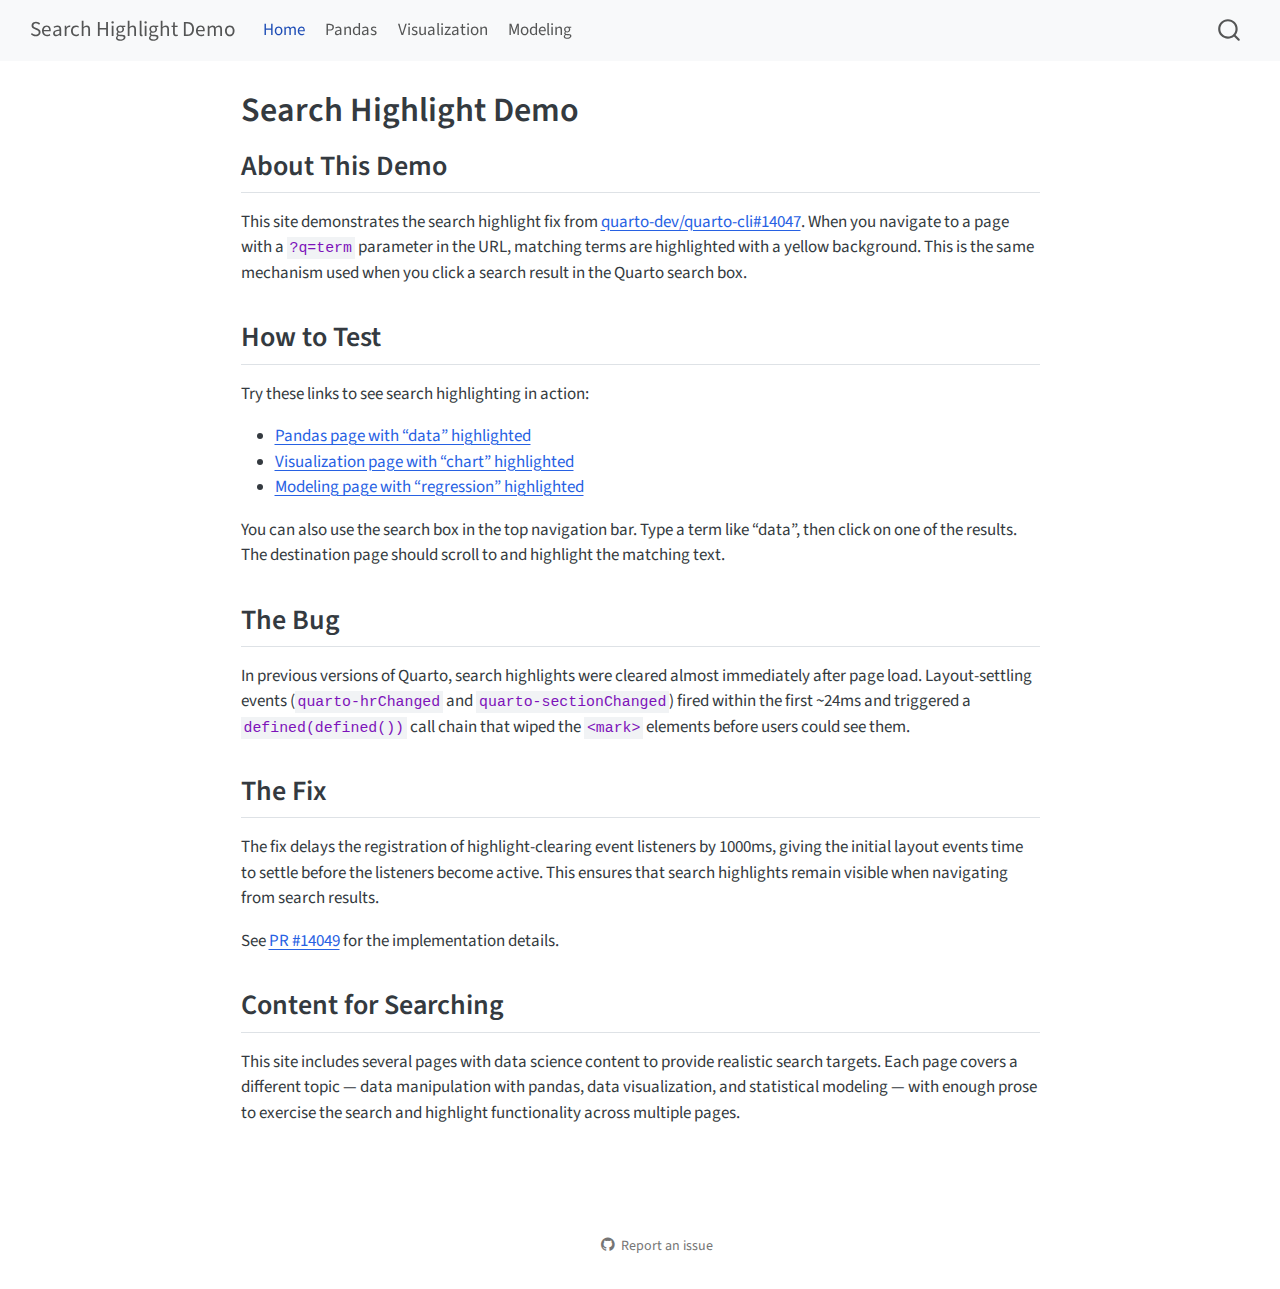
<file: index.html>
<!DOCTYPE html>
<html xmlns="http://www.w3.org/1999/xhtml" lang="en" xml:lang="en"><head>

<meta charset="utf-8">
<meta name="generator" content="quarto-99.9.9">

<meta name="viewport" content="width=device-width, initial-scale=1.0, user-scalable=yes">


<title>Search Highlight Demo</title>
<style>
/* Default styles provided by pandoc.
** See https://pandoc.org/MANUAL.html#variables-for-html for config info.
*/
code{white-space: pre-wrap;}
span.smallcaps{font-variant: small-caps;}
div.columns{display: flex; gap: min(4vw, 1.5em);}
div.column{flex: auto; overflow-x: auto;}
div.hanging-indent{margin-left: 1.5em; text-indent: -1.5em;}
ul.task-list{list-style: none;}
ul.task-list li input[type="checkbox"] {
  width: 0.8em;
  margin: 0 0.8em 0.2em -1em; /* quarto-specific, see https://github.com/quarto-dev/quarto-cli/issues/4556 */ 
  vertical-align: middle;
}
</style>


<script src="site_libs/quarto-nav/quarto-nav.js"></script>
<script src="site_libs/quarto-nav/headroom.min.js"></script>
<script src="site_libs/clipboard/clipboard.min.js"></script>
<script src="site_libs/quarto-search/autocomplete.umd.js"></script>
<script src="site_libs/quarto-search/fuse.min.js"></script>
<script src="site_libs/quarto-search/quarto-search.js"></script>
<meta name="quarto:offset" content="./">
<script src="site_libs/quarto-html/quarto.js" type="module"></script>
<script src="site_libs/quarto-html/tabsets/tabsets.js" type="module"></script>
<script src="site_libs/quarto-html/axe/axe-check.js" type="module"></script>
<script src="site_libs/quarto-html/popper.min.js"></script>
<script src="site_libs/quarto-html/tippy.umd.min.js"></script>
<script src="site_libs/quarto-html/anchor.min.js"></script>
<link href="site_libs/quarto-html/tippy.css" rel="stylesheet">
<link href="site_libs/quarto-html/quarto-syntax-highlighting-3aa970819e70fbc78806154e5a1fcd28.css" rel="stylesheet" id="quarto-text-highlighting-styles">
<script src="site_libs/bootstrap/bootstrap.min.js"></script>
<link href="site_libs/bootstrap/bootstrap-icons.css" rel="stylesheet">
<link href="site_libs/bootstrap/bootstrap-5871d879279b202ea462f63c48eb7374.min.css" rel="stylesheet" append-hash="true" id="quarto-bootstrap" data-mode="light">
<script id="quarto-search-options" type="application/json">{
  "location": "navbar",
  "copy-button": false,
  "collapse-after": 3,
  "panel-placement": "end",
  "type": "overlay",
  "limit": 50,
  "keyboard-shortcut": [
    "f",
    "/",
    "s"
  ],
  "show-item-context": false,
  "language": {
    "search-no-results-text": "No results",
    "search-matching-documents-text": "matching documents",
    "search-copy-link-title": "Copy link to search",
    "search-hide-matches-text": "Hide additional matches",
    "search-more-match-text": "more match in this document",
    "search-more-matches-text": "more matches in this document",
    "search-clear-button-title": "Clear",
    "search-text-placeholder": "",
    "search-detached-cancel-button-title": "Cancel",
    "search-submit-button-title": "Submit",
    "search-label": "Search"
  }
}</script>


</head>

<body class="nav-fixed fullcontent quarto-light">

<div id="quarto-search-results"></div>
  <header id="quarto-header" class="headroom fixed-top">
    <nav class="navbar navbar-expand-lg " data-bs-theme="dark">
      <div class="navbar-container container-fluid">
      <div class="navbar-brand-container mx-auto">
    <a class="navbar-brand" href="./index.html">
    <span class="navbar-title">Search Highlight Demo</span>
    </a>
  </div>
            <div id="quarto-search" class="" title="Search"></div>
          <button class="navbar-toggler" type="button" data-bs-toggle="collapse" data-bs-target="#navbarCollapse" aria-controls="navbarCollapse" role="menu" aria-expanded="false" aria-label="Toggle navigation" onclick="if (window.quartoToggleHeadroom) { window.quartoToggleHeadroom(); }">
  <span class="navbar-toggler-icon"></span>
</button>
          <div class="collapse navbar-collapse" id="navbarCollapse">
            <ul class="navbar-nav navbar-nav-scroll me-auto">
  <li class="nav-item">
    <a class="nav-link active" href="./index.html" aria-current="page"> 
<span class="menu-text">Home</span></a>
  </li>  
  <li class="nav-item">
    <a class="nav-link" href="./pandas.html"> 
<span class="menu-text">Pandas</span></a>
  </li>  
  <li class="nav-item">
    <a class="nav-link" href="./visualization.html"> 
<span class="menu-text">Visualization</span></a>
  </li>  
  <li class="nav-item">
    <a class="nav-link" href="./modeling.html"> 
<span class="menu-text">Modeling</span></a>
  </li>  
</ul>
          </div> <!-- /navcollapse -->
            <div class="quarto-navbar-tools">
</div>
      </div> <!-- /container-fluid -->
    </nav>
</header>
<!-- content -->
<div id="quarto-content" class="quarto-container page-columns page-rows-contents page-layout-article page-navbar">
<!-- sidebar -->
<!-- margin-sidebar -->
    
<!-- main -->
<main class="content" id="quarto-document-content">

<header id="title-block-header" class="quarto-title-block default">
<div class="quarto-title">
<h1 class="title">Search Highlight Demo</h1>
</div>



<div class="quarto-title-meta">

    
  
    
  </div>
  


</header>


<section id="about-this-demo" class="level2">
<h2 class="anchored" data-anchor-id="about-this-demo">About This Demo</h2>
<p>This site demonstrates the search highlight fix from <a href="https://github.com/quarto-dev/quarto-cli/issues/14047">quarto-dev/quarto-cli#14047</a>. When you navigate to a page with a <code>?q=term</code> parameter in the URL, matching terms are highlighted with a yellow background. This is the same mechanism used when you click a search result in the Quarto search box.</p>
</section>
<section id="how-to-test" class="level2">
<h2 class="anchored" data-anchor-id="how-to-test">How to Test</h2>
<p>Try these links to see search highlighting in action:</p>
<ul>
<li><a href="pandas.html?q=data">Pandas page with “data” highlighted</a></li>
<li><a href="visualization.html?q=chart">Visualization page with “chart” highlighted</a></li>
<li><a href="modeling.html?q=regression">Modeling page with “regression” highlighted</a></li>
</ul>
<p>You can also use the search box in the top navigation bar. Type a term like “data”, then click on one of the results. The destination page should scroll to and highlight the matching text.</p>
</section>
<section id="the-bug" class="level2">
<h2 class="anchored" data-anchor-id="the-bug">The Bug</h2>
<p>In previous versions of Quarto, search highlights were cleared almost immediately after page load. Layout-settling events (<code>quarto-hrChanged</code> and <code>quarto-sectionChanged</code>) fired within the first ~24ms and triggered a <code>defined(defined())</code> call chain that wiped the <code>&lt;mark&gt;</code> elements before users could see them.</p>
</section>
<section id="the-fix" class="level2">
<h2 class="anchored" data-anchor-id="the-fix">The Fix</h2>
<p>The fix delays the registration of highlight-clearing event listeners by 1000ms, giving the initial layout events time to settle before the listeners become active. This ensures that search highlights remain visible when navigating from search results.</p>
<p>See <a href="https://github.com/quarto-dev/quarto-cli/pull/14049">PR #14049</a> for the implementation details.</p>
</section>
<section id="content-for-searching" class="level2">
<h2 class="anchored" data-anchor-id="content-for-searching">Content for Searching</h2>
<p>This site includes several pages with data science content to provide realistic search targets. Each page covers a different topic — data manipulation with pandas, data visualization, and statistical modeling — with enough prose to exercise the search and highlight functionality across multiple pages.</p>


</section>

</main> <!-- /main -->
<script id="quarto-html-after-body" type="application/javascript">
  window.document.addEventListener("DOMContentLoaded", function (event) {
    const icon = "";
    const anchorJS = new window.AnchorJS();
    anchorJS.options = {
      placement: 'right',
      icon: icon
    };
    anchorJS.add('.anchored');
    const isCodeAnnotation = (el) => {
      for (const clz of el.classList) {
        if (clz.startsWith('code-annotation-')) {                     
          return true;
        }
      }
      return false;
    }
    const onCopySuccess = function(e) {
      // button target
      const button = e.trigger;
      // don't keep focus
      button.blur();
      // flash "checked"
      button.classList.add('code-copy-button-checked');
      var currentTitle = button.getAttribute("title");
      button.setAttribute("title", "Copied!");
      let tooltip;
      if (window.bootstrap) {
        button.setAttribute("data-bs-toggle", "tooltip");
        button.setAttribute("data-bs-placement", "left");
        button.setAttribute("data-bs-title", "Copied!");
        tooltip = new bootstrap.Tooltip(button, 
          { trigger: "manual", 
            customClass: "code-copy-button-tooltip",
            offset: [0, -8]});
        tooltip.show();    
      }
      setTimeout(function() {
        if (tooltip) {
          tooltip.hide();
          button.removeAttribute("data-bs-title");
          button.removeAttribute("data-bs-toggle");
          button.removeAttribute("data-bs-placement");
        }
        button.setAttribute("title", currentTitle);
        button.classList.remove('code-copy-button-checked');
      }, 1000);
      // clear code selection
      e.clearSelection();
    }
    const getTextToCopy = function(trigger) {
      const outerScaffold = trigger.parentElement.cloneNode(true);
      const codeEl = outerScaffold.querySelector('code');
      for (const childEl of codeEl.children) {
        if (isCodeAnnotation(childEl)) {
          childEl.remove();
        }
      }
      return codeEl.innerText;
    }
    const clipboard = new window.ClipboardJS('.code-copy-button:not([data-in-quarto-modal])', {
      text: getTextToCopy
    });
    clipboard.on('success', onCopySuccess);
    if (window.document.getElementById('quarto-embedded-source-code-modal')) {
      const clipboardModal = new window.ClipboardJS('.code-copy-button[data-in-quarto-modal]', {
        text: getTextToCopy,
        container: window.document.getElementById('quarto-embedded-source-code-modal')
      });
      clipboardModal.on('success', onCopySuccess);
    }
      var localhostRegex = new RegExp(/^(?:http|https):\/\/localhost\:?[0-9]*\//);
      var mailtoRegex = new RegExp(/^mailto:/);
        var filterRegex = new RegExp("https:\/\/cderv\.github\.io\/quarto-search-highlight-demo\/");
      var isInternal = (href) => {
          return filterRegex.test(href) || localhostRegex.test(href) || mailtoRegex.test(href);
      }
      // Inspect non-navigation links and adorn them if external
     var links = window.document.querySelectorAll('a[href]:not(.nav-link):not(.navbar-brand):not(.toc-action):not(.sidebar-link):not(.sidebar-item-toggle):not(.pagination-link):not(.no-external):not([aria-hidden]):not(.dropdown-item):not(.quarto-navigation-tool):not(.about-link)');
      for (var i=0; i<links.length; i++) {
        const link = links[i];
        if (!isInternal(link.href)) {
          // undo the damage that might have been done by quarto-nav.js in the case of
          // links that we want to consider external
          if (link.dataset.originalHref !== undefined) {
            link.href = link.dataset.originalHref;
          }
        }
      }
    function tippyHover(el, contentFn, onTriggerFn, onUntriggerFn) {
      const config = {
        allowHTML: true,
        maxWidth: 500,
        delay: 100,
        arrow: false,
        appendTo: function(el) {
            return el.parentElement;
        },
        interactive: true,
        interactiveBorder: 10,
        theme: 'quarto',
        placement: 'bottom-start',
      };
      if (contentFn) {
        config.content = contentFn;
      }
      if (onTriggerFn) {
        config.onTrigger = onTriggerFn;
      }
      if (onUntriggerFn) {
        config.onUntrigger = onUntriggerFn;
      }
      window.tippy(el, config); 
    }
    const noterefs = window.document.querySelectorAll('a[role="doc-noteref"]');
    for (var i=0; i<noterefs.length; i++) {
      const ref = noterefs[i];
      tippyHover(ref, function() {
        // use id or data attribute instead here
        let href = ref.getAttribute('data-footnote-href') || ref.getAttribute('href');
        try { href = new URL(href).hash; } catch {}
        const id = href.replace(/^#\/?/, "");
        const note = window.document.getElementById(id);
        if (note) {
          return note.innerHTML;
        } else {
          return "";
        }
      });
    }
    const xrefs = window.document.querySelectorAll('a.quarto-xref');
    const processXRef = (id, note) => {
      // Strip column container classes
      const stripColumnClz = (el) => {
        el.classList.remove("page-full", "page-columns");
        if (el.children) {
          for (const child of el.children) {
            stripColumnClz(child);
          }
        }
      }
      stripColumnClz(note)
      if (id === null || id.startsWith('sec-')) {
        // Special case sections, only their first couple elements
        const container = document.createElement("div");
        if (note.children && note.children.length > 2) {
          container.appendChild(note.children[0].cloneNode(true));
          for (let i = 1; i < note.children.length; i++) {
            const child = note.children[i];
            if (child.tagName === "P" && child.innerText === "") {
              continue;
            } else {
              container.appendChild(child.cloneNode(true));
              break;
            }
          }
          if (window.Quarto?.typesetMath) {
            window.Quarto.typesetMath(container);
          }
          return container.innerHTML
        } else {
          if (window.Quarto?.typesetMath) {
            window.Quarto.typesetMath(note);
          }
          return note.innerHTML;
        }
      } else {
        // Remove any anchor links if they are present
        const anchorLink = note.querySelector('a.anchorjs-link');
        if (anchorLink) {
          anchorLink.remove();
        }
        if (window.Quarto?.typesetMath) {
          window.Quarto.typesetMath(note);
        }
        if (note.classList.contains("callout")) {
          return note.outerHTML;
        } else {
          return note.innerHTML;
        }
      }
    }
    for (var i=0; i<xrefs.length; i++) {
      const xref = xrefs[i];
      tippyHover(xref, undefined, function(instance) {
        instance.disable();
        let url = xref.getAttribute('href');
        let hash = undefined; 
        if (url.startsWith('#')) {
          hash = url;
        } else {
          try { hash = new URL(url).hash; } catch {}
        }
        if (hash) {
          const id = hash.replace(/^#\/?/, "");
          const note = window.document.getElementById(id);
          if (note !== null) {
            try {
              const html = processXRef(id, note.cloneNode(true));
              instance.setContent(html);
            } finally {
              instance.enable();
              instance.show();
            }
          } else {
            // See if we can fetch this
            fetch(url.split('#')[0])
            .then(res => res.text())
            .then(html => {
              const parser = new DOMParser();
              const htmlDoc = parser.parseFromString(html, "text/html");
              const note = htmlDoc.getElementById(id);
              if (note !== null) {
                const html = processXRef(id, note);
                instance.setContent(html);
              } 
            }).finally(() => {
              instance.enable();
              instance.show();
            });
          }
        } else {
          // See if we can fetch a full url (with no hash to target)
          // This is a special case and we should probably do some content thinning / targeting
          fetch(url)
          .then(res => res.text())
          .then(html => {
            const parser = new DOMParser();
            const htmlDoc = parser.parseFromString(html, "text/html");
            const note = htmlDoc.querySelector('main.content');
            if (note !== null) {
              // This should only happen for chapter cross references
              // (since there is no id in the URL)
              // remove the first header
              if (note.children.length > 0 && note.children[0].tagName === "HEADER") {
                note.children[0].remove();
              }
              const html = processXRef(null, note);
              instance.setContent(html);
            } 
          }).finally(() => {
            instance.enable();
            instance.show();
          });
        }
      }, function(instance) {
      });
    }
        let selectedAnnoteEl;
        const selectorForAnnotation = ( cell, annotation) => {
          let cellAttr = 'data-code-cell="' + cell + '"';
          let lineAttr = 'data-code-annotation="' +  annotation + '"';
          const selector = 'span[' + cellAttr + '][' + lineAttr + ']';
          return selector;
        }
        const selectCodeLines = (annoteEl) => {
          const doc = window.document;
          const targetCell = annoteEl.getAttribute("data-target-cell");
          const targetAnnotation = annoteEl.getAttribute("data-target-annotation");
          const annoteSpan = window.document.querySelector(selectorForAnnotation(targetCell, targetAnnotation));
          const lines = annoteSpan.getAttribute("data-code-lines").split(",");
          const lineIds = lines.map((line) => {
            return targetCell + "-" + line;
          })
          let top = null;
          let height = null;
          let parent = null;
          if (lineIds.length > 0) {
              //compute the position of the single el (top and bottom and make a div)
              const el = window.document.getElementById(lineIds[0]);
              top = el.offsetTop;
              height = el.offsetHeight;
              parent = el.parentElement.parentElement;
            if (lineIds.length > 1) {
              const lastEl = window.document.getElementById(lineIds[lineIds.length - 1]);
              const bottom = lastEl.offsetTop + lastEl.offsetHeight;
              height = bottom - top;
            }
            if (top !== null && height !== null && parent !== null) {
              // cook up a div (if necessary) and position it 
              let div = window.document.getElementById("code-annotation-line-highlight");
              if (div === null) {
                div = window.document.createElement("div");
                div.setAttribute("id", "code-annotation-line-highlight");
                div.style.position = 'absolute';
                parent.appendChild(div);
              }
              div.style.top = top - 2 + "px";
              div.style.height = height + 4 + "px";
              div.style.left = 0;
              let gutterDiv = window.document.getElementById("code-annotation-line-highlight-gutter");
              if (gutterDiv === null) {
                gutterDiv = window.document.createElement("div");
                gutterDiv.setAttribute("id", "code-annotation-line-highlight-gutter");
                gutterDiv.style.position = 'absolute';
                const codeCell = window.document.getElementById(targetCell);
                const gutter = codeCell.querySelector('.code-annotation-gutter');
                gutter.appendChild(gutterDiv);
              }
              gutterDiv.style.top = top - 2 + "px";
              gutterDiv.style.height = height + 4 + "px";
            }
            selectedAnnoteEl = annoteEl;
          }
        };
        const unselectCodeLines = () => {
          const elementsIds = ["code-annotation-line-highlight", "code-annotation-line-highlight-gutter"];
          elementsIds.forEach((elId) => {
            const div = window.document.getElementById(elId);
            if (div) {
              div.remove();
            }
          });
          selectedAnnoteEl = undefined;
        };
          // Handle positioning of the toggle
      window.addEventListener(
        "resize",
        throttle(() => {
          elRect = undefined;
          if (selectedAnnoteEl) {
            selectCodeLines(selectedAnnoteEl);
          }
        }, 10)
      );
      function throttle(fn, ms) {
      let throttle = false;
      let timer;
        return (...args) => {
          if(!throttle) { // first call gets through
              fn.apply(this, args);
              throttle = true;
          } else { // all the others get throttled
              if(timer) clearTimeout(timer); // cancel #2
              timer = setTimeout(() => {
                fn.apply(this, args);
                timer = throttle = false;
              }, ms);
          }
        };
      }
        // Attach click handler to the DT
        const annoteDls = window.document.querySelectorAll('dt[data-target-cell]');
        for (const annoteDlNode of annoteDls) {
          annoteDlNode.addEventListener('click', (event) => {
            const clickedEl = event.target;
            if (clickedEl !== selectedAnnoteEl) {
              unselectCodeLines();
              const activeEl = window.document.querySelector('dt[data-target-cell].code-annotation-active');
              if (activeEl) {
                activeEl.classList.remove('code-annotation-active');
              }
              selectCodeLines(clickedEl);
              clickedEl.classList.add('code-annotation-active');
            } else {
              // Unselect the line
              unselectCodeLines();
              clickedEl.classList.remove('code-annotation-active');
            }
          });
        }
    const findCites = (el) => {
      const parentEl = el.parentElement;
      if (parentEl) {
        const cites = parentEl.dataset.cites;
        if (cites) {
          return {
            el,
            cites: cites.split(' ')
          };
        } else {
          return findCites(el.parentElement)
        }
      } else {
        return undefined;
      }
    };
    var bibliorefs = window.document.querySelectorAll('a[role="doc-biblioref"]');
    for (var i=0; i<bibliorefs.length; i++) {
      const ref = bibliorefs[i];
      const citeInfo = findCites(ref);
      if (citeInfo) {
        tippyHover(citeInfo.el, function() {
          var popup = window.document.createElement('div');
          citeInfo.cites.forEach(function(cite) {
            var citeDiv = window.document.createElement('div');
            citeDiv.classList.add('hanging-indent');
            citeDiv.classList.add('csl-entry');
            var biblioDiv = window.document.getElementById('ref-' + cite);
            if (biblioDiv) {
              citeDiv.innerHTML = biblioDiv.innerHTML;
            }
            popup.appendChild(citeDiv);
          });
          return popup.innerHTML;
        });
      }
    }
  });
  </script>
</div> <!-- /content -->




<footer class="footer"><div class="nav-footer"><div class="nav-footer-center"><div class="toc-actions"><ul><li><a href="https://github.com/cderv/quarto-search-highlight-demo/issues/new" class="toc-action"><i class="bi bi-github"></i>Report an issue</a></li></ul></div></div></div></footer></body></html>
</file>
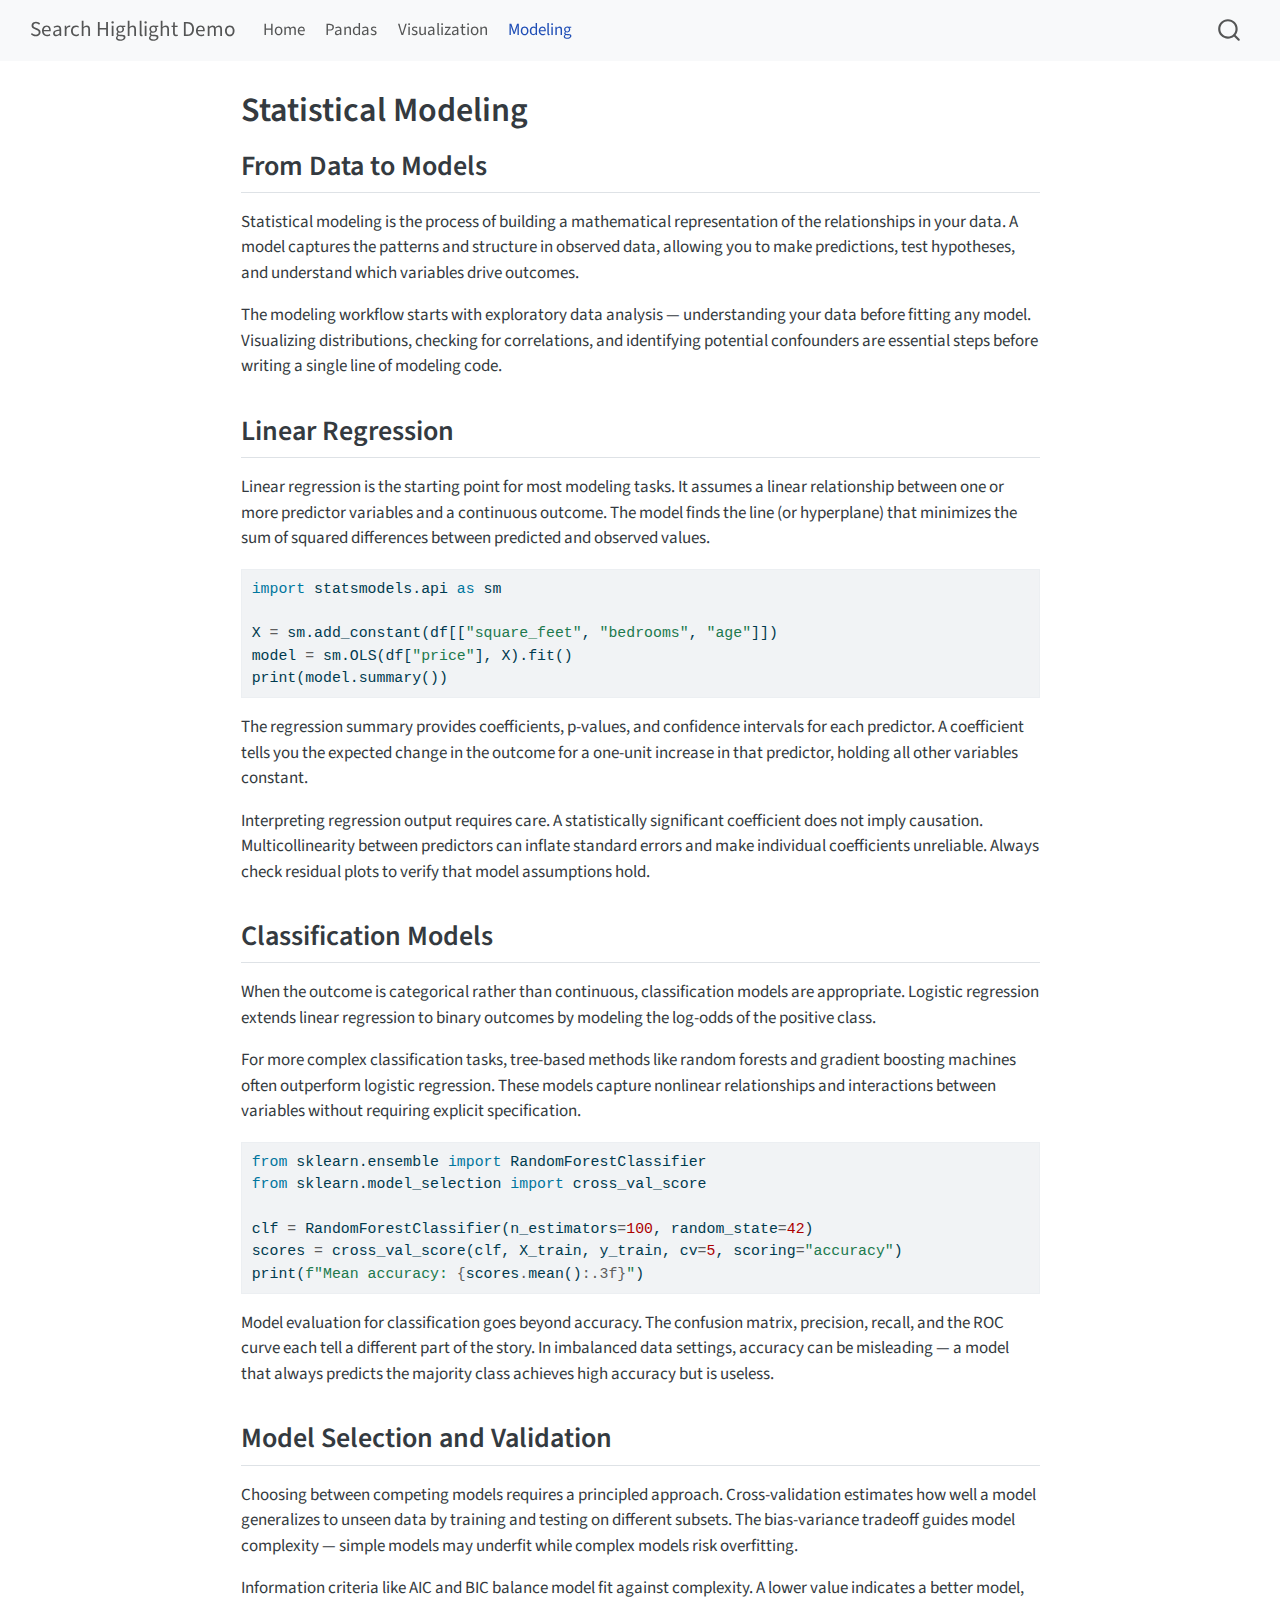
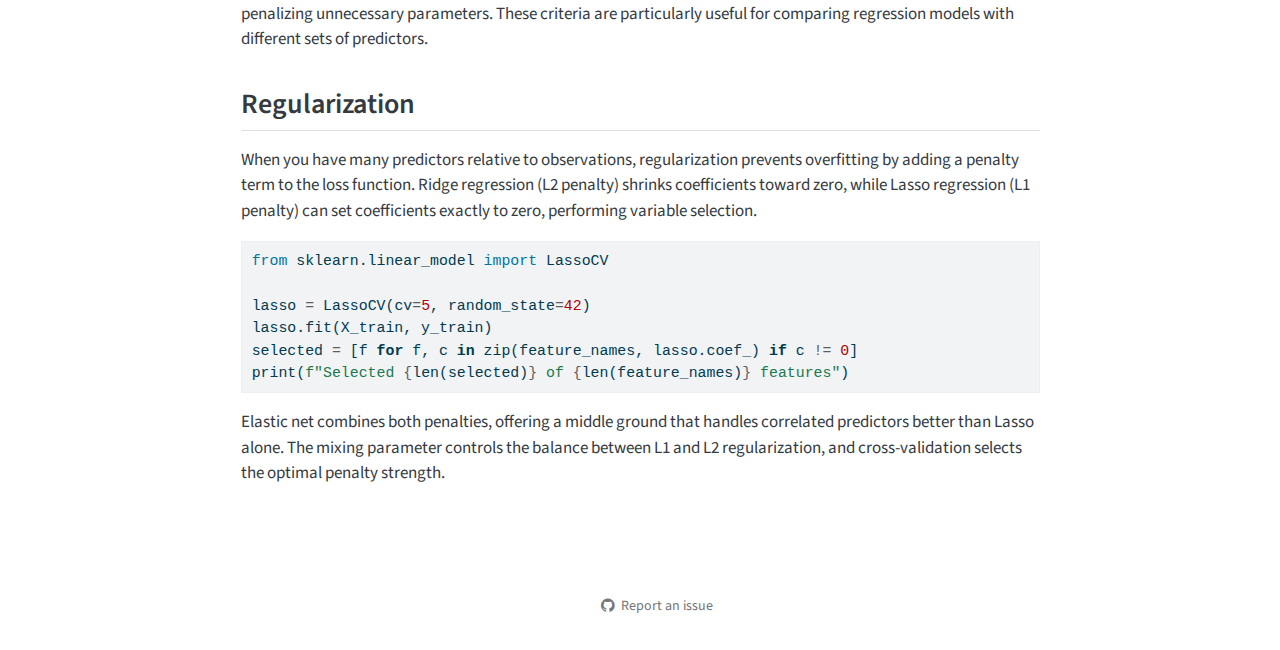
<file: modeling.html>
<!DOCTYPE html>
<html xmlns="http://www.w3.org/1999/xhtml" lang="en" xml:lang="en"><head>

<meta charset="utf-8">
<meta name="generator" content="quarto-99.9.9">

<meta name="viewport" content="width=device-width, initial-scale=1.0, user-scalable=yes">


<title>Statistical Modeling – Search Highlight Demo</title>
<style>
/* Default styles provided by pandoc.
** See https://pandoc.org/MANUAL.html#variables-for-html for config info.
*/
code{white-space: pre-wrap;}
span.smallcaps{font-variant: small-caps;}
div.columns{display: flex; gap: min(4vw, 1.5em);}
div.column{flex: auto; overflow-x: auto;}
div.hanging-indent{margin-left: 1.5em; text-indent: -1.5em;}
ul.task-list{list-style: none;}
ul.task-list li input[type="checkbox"] {
  width: 0.8em;
  margin: 0 0.8em 0.2em -1em; /* quarto-specific, see https://github.com/quarto-dev/quarto-cli/issues/4556 */ 
  vertical-align: middle;
}
/* CSS for syntax highlighting */
html { -webkit-text-size-adjust: 100%; }
pre > code.sourceCode { white-space: pre; position: relative; }
pre > code.sourceCode > span { display: inline-block; line-height: 1.25; }
pre > code.sourceCode > span:empty { height: 1.2em; }
.sourceCode { overflow: visible; }
code.sourceCode > span { color: inherit; text-decoration: inherit; }
div.sourceCode { margin: 1em 0; }
pre.sourceCode { margin: 0; }
@media screen {
div.sourceCode { overflow: auto; }
}
@media print {
pre > code.sourceCode { white-space: pre-wrap; }
pre > code.sourceCode > span { text-indent: -5em; padding-left: 5em; }
}
pre.numberSource code
  { counter-reset: source-line 0; }
pre.numberSource code > span
  { position: relative; left: -4em; counter-increment: source-line; }
pre.numberSource code > span > a:first-child::before
  { content: counter(source-line);
    position: relative; left: -1em; text-align: right; vertical-align: baseline;
    border: none; display: inline-block;
    -webkit-touch-callout: none; -webkit-user-select: none;
    -khtml-user-select: none; -moz-user-select: none;
    -ms-user-select: none; user-select: none;
    padding: 0 4px; width: 4em;
  }
pre.numberSource { margin-left: 3em;  padding-left: 4px; }
div.sourceCode
  {   }
@media screen {
pre > code.sourceCode > span > a:first-child::before { text-decoration: underline; }
}
</style>


<script src="site_libs/quarto-nav/quarto-nav.js"></script>
<script src="site_libs/quarto-nav/headroom.min.js"></script>
<script src="site_libs/clipboard/clipboard.min.js"></script>
<script src="site_libs/quarto-search/autocomplete.umd.js"></script>
<script src="site_libs/quarto-search/fuse.min.js"></script>
<script src="site_libs/quarto-search/quarto-search.js"></script>
<meta name="quarto:offset" content="./">
<script src="site_libs/quarto-html/quarto.js" type="module"></script>
<script src="site_libs/quarto-html/tabsets/tabsets.js" type="module"></script>
<script src="site_libs/quarto-html/axe/axe-check.js" type="module"></script>
<script src="site_libs/quarto-html/popper.min.js"></script>
<script src="site_libs/quarto-html/tippy.umd.min.js"></script>
<script src="site_libs/quarto-html/anchor.min.js"></script>
<link href="site_libs/quarto-html/tippy.css" rel="stylesheet">
<link href="site_libs/quarto-html/quarto-syntax-highlighting-3aa970819e70fbc78806154e5a1fcd28.css" rel="stylesheet" id="quarto-text-highlighting-styles">
<script src="site_libs/bootstrap/bootstrap.min.js"></script>
<link href="site_libs/bootstrap/bootstrap-icons.css" rel="stylesheet">
<link href="site_libs/bootstrap/bootstrap-a0f9fd0d421825b736dc1bbcbcba2219.min.css" rel="stylesheet" append-hash="true" id="quarto-bootstrap" data-mode="light">
<script id="quarto-search-options" type="application/json">{
  "location": "navbar",
  "copy-button": false,
  "collapse-after": 3,
  "panel-placement": "end",
  "type": "overlay",
  "limit": 50,
  "keyboard-shortcut": [
    "f",
    "/",
    "s"
  ],
  "show-item-context": false,
  "language": {
    "search-no-results-text": "No results",
    "search-matching-documents-text": "matching documents",
    "search-copy-link-title": "Copy link to search",
    "search-hide-matches-text": "Hide additional matches",
    "search-more-match-text": "more match in this document",
    "search-more-matches-text": "more matches in this document",
    "search-clear-button-title": "Clear",
    "search-text-placeholder": "",
    "search-detached-cancel-button-title": "Cancel",
    "search-submit-button-title": "Submit",
    "search-label": "Search"
  }
}</script>


</head>

<body class="nav-fixed fullcontent quarto-light">

<div id="quarto-search-results"></div>
  <header id="quarto-header" class="headroom fixed-top">
    <nav class="navbar navbar-expand-lg " data-bs-theme="dark">
      <div class="navbar-container container-fluid">
      <div class="navbar-brand-container mx-auto">
    <a class="navbar-brand" href="./index.html">
    <span class="navbar-title">Search Highlight Demo</span>
    </a>
  </div>
            <div id="quarto-search" class="" title="Search"></div>
          <button class="navbar-toggler" type="button" data-bs-toggle="collapse" data-bs-target="#navbarCollapse" aria-controls="navbarCollapse" role="menu" aria-expanded="false" aria-label="Toggle navigation" onclick="if (window.quartoToggleHeadroom) { window.quartoToggleHeadroom(); }">
  <span class="navbar-toggler-icon"></span>
</button>
          <div class="collapse navbar-collapse" id="navbarCollapse">
            <ul class="navbar-nav navbar-nav-scroll me-auto">
  <li class="nav-item">
    <a class="nav-link" href="./index.html"> 
<span class="menu-text">Home</span></a>
  </li>  
  <li class="nav-item">
    <a class="nav-link" href="./pandas.html"> 
<span class="menu-text">Pandas</span></a>
  </li>  
  <li class="nav-item">
    <a class="nav-link" href="./visualization.html"> 
<span class="menu-text">Visualization</span></a>
  </li>  
  <li class="nav-item">
    <a class="nav-link active" href="./modeling.html" aria-current="page"> 
<span class="menu-text">Modeling</span></a>
  </li>  
</ul>
          </div> <!-- /navcollapse -->
            <div class="quarto-navbar-tools">
</div>
      </div> <!-- /container-fluid -->
    </nav>
</header>
<!-- content -->
<div id="quarto-content" class="quarto-container page-columns page-rows-contents page-layout-article page-navbar">
<!-- sidebar -->
<!-- margin-sidebar -->
    
<!-- main -->
<main class="content" id="quarto-document-content">

<header id="title-block-header" class="quarto-title-block default">
<div class="quarto-title">
<h1 class="title">Statistical Modeling</h1>
</div>



<div class="quarto-title-meta">

    
  
    
  </div>
  


</header>


<section id="from-data-to-models" class="level2">
<h2 class="anchored" data-anchor-id="from-data-to-models">From Data to Models</h2>
<p>Statistical modeling is the process of building a mathematical representation of the relationships in your data. A model captures the patterns and structure in observed data, allowing you to make predictions, test hypotheses, and understand which variables drive outcomes.</p>
<p>The modeling workflow starts with exploratory data analysis — understanding your data before fitting any model. Visualizing distributions, checking for correlations, and identifying potential confounders are essential steps before writing a single line of modeling code.</p>
</section>
<section id="linear-regression" class="level2">
<h2 class="anchored" data-anchor-id="linear-regression">Linear Regression</h2>
<p>Linear regression is the starting point for most modeling tasks. It assumes a linear relationship between one or more predictor variables and a continuous outcome. The model finds the line (or hyperplane) that minimizes the sum of squared differences between predicted and observed values.</p>
<div class="code-copy-outer-scaffold"><div class="sourceCode" id="cb1"><pre class="sourceCode python code-with-copy"><code class="sourceCode python"><span id="cb1-1"><a href="#cb1-1" aria-hidden="true" tabindex="-1"></a><span class="im">import</span> statsmodels.api <span class="im">as</span> sm</span>
<span id="cb1-2"><a href="#cb1-2" aria-hidden="true" tabindex="-1"></a></span>
<span id="cb1-3"><a href="#cb1-3" aria-hidden="true" tabindex="-1"></a>X <span class="op">=</span> sm.add_constant(df[[<span class="st">"square_feet"</span>, <span class="st">"bedrooms"</span>, <span class="st">"age"</span>]])</span>
<span id="cb1-4"><a href="#cb1-4" aria-hidden="true" tabindex="-1"></a>model <span class="op">=</span> sm.OLS(df[<span class="st">"price"</span>], X).fit()</span>
<span id="cb1-5"><a href="#cb1-5" aria-hidden="true" tabindex="-1"></a><span class="bu">print</span>(model.summary())</span></code></pre></div><button title="Copy to Clipboard" class="code-copy-button"><i class="bi"></i></button></div>
<p>The regression summary provides coefficients, p-values, and confidence intervals for each predictor. A coefficient tells you the expected change in the outcome for a one-unit increase in that predictor, holding all other variables constant.</p>
<p>Interpreting regression output requires care. A statistically significant coefficient does not imply causation. Multicollinearity between predictors can inflate standard errors and make individual coefficients unreliable. Always check residual plots to verify that model assumptions hold.</p>
</section>
<section id="classification-models" class="level2">
<h2 class="anchored" data-anchor-id="classification-models">Classification Models</h2>
<p>When the outcome is categorical rather than continuous, classification models are appropriate. Logistic regression extends linear regression to binary outcomes by modeling the log-odds of the positive class.</p>
<p>For more complex classification tasks, tree-based methods like random forests and gradient boosting machines often outperform logistic regression. These models capture nonlinear relationships and interactions between variables without requiring explicit specification.</p>
<div class="code-copy-outer-scaffold"><div class="sourceCode" id="cb2"><pre class="sourceCode python code-with-copy"><code class="sourceCode python"><span id="cb2-1"><a href="#cb2-1" aria-hidden="true" tabindex="-1"></a><span class="im">from</span> sklearn.ensemble <span class="im">import</span> RandomForestClassifier</span>
<span id="cb2-2"><a href="#cb2-2" aria-hidden="true" tabindex="-1"></a><span class="im">from</span> sklearn.model_selection <span class="im">import</span> cross_val_score</span>
<span id="cb2-3"><a href="#cb2-3" aria-hidden="true" tabindex="-1"></a></span>
<span id="cb2-4"><a href="#cb2-4" aria-hidden="true" tabindex="-1"></a>clf <span class="op">=</span> RandomForestClassifier(n_estimators<span class="op">=</span><span class="dv">100</span>, random_state<span class="op">=</span><span class="dv">42</span>)</span>
<span id="cb2-5"><a href="#cb2-5" aria-hidden="true" tabindex="-1"></a>scores <span class="op">=</span> cross_val_score(clf, X_train, y_train, cv<span class="op">=</span><span class="dv">5</span>, scoring<span class="op">=</span><span class="st">"accuracy"</span>)</span>
<span id="cb2-6"><a href="#cb2-6" aria-hidden="true" tabindex="-1"></a><span class="bu">print</span>(<span class="ss">f"Mean accuracy: </span><span class="sc">{</span>scores<span class="sc">.</span>mean()<span class="sc">:.3f}</span><span class="ss">"</span>)</span></code></pre></div><button title="Copy to Clipboard" class="code-copy-button"><i class="bi"></i></button></div>
<p>Model evaluation for classification goes beyond accuracy. The confusion matrix, precision, recall, and the ROC curve each tell a different part of the story. In imbalanced data settings, accuracy can be misleading — a model that always predicts the majority class achieves high accuracy but is useless.</p>
</section>
<section id="model-selection-and-validation" class="level2">
<h2 class="anchored" data-anchor-id="model-selection-and-validation">Model Selection and Validation</h2>
<p>Choosing between competing models requires a principled approach. Cross-validation estimates how well a model generalizes to unseen data by training and testing on different subsets. The bias-variance tradeoff guides model complexity — simple models may underfit while complex models risk overfitting.</p>
<p>Information criteria like AIC and BIC balance model fit against complexity. A lower value indicates a better model, penalizing unnecessary parameters. These criteria are particularly useful for comparing regression models with different sets of predictors.</p>
</section>
<section id="regularization" class="level2">
<h2 class="anchored" data-anchor-id="regularization">Regularization</h2>
<p>When you have many predictors relative to observations, regularization prevents overfitting by adding a penalty term to the loss function. Ridge regression (L2 penalty) shrinks coefficients toward zero, while Lasso regression (L1 penalty) can set coefficients exactly to zero, performing variable selection.</p>
<div class="code-copy-outer-scaffold"><div class="sourceCode" id="cb3"><pre class="sourceCode python code-with-copy"><code class="sourceCode python"><span id="cb3-1"><a href="#cb3-1" aria-hidden="true" tabindex="-1"></a><span class="im">from</span> sklearn.linear_model <span class="im">import</span> LassoCV</span>
<span id="cb3-2"><a href="#cb3-2" aria-hidden="true" tabindex="-1"></a></span>
<span id="cb3-3"><a href="#cb3-3" aria-hidden="true" tabindex="-1"></a>lasso <span class="op">=</span> LassoCV(cv<span class="op">=</span><span class="dv">5</span>, random_state<span class="op">=</span><span class="dv">42</span>)</span>
<span id="cb3-4"><a href="#cb3-4" aria-hidden="true" tabindex="-1"></a>lasso.fit(X_train, y_train)</span>
<span id="cb3-5"><a href="#cb3-5" aria-hidden="true" tabindex="-1"></a>selected <span class="op">=</span> [f <span class="cf">for</span> f, c <span class="kw">in</span> <span class="bu">zip</span>(feature_names, lasso.coef_) <span class="cf">if</span> c <span class="op">!=</span> <span class="dv">0</span>]</span>
<span id="cb3-6"><a href="#cb3-6" aria-hidden="true" tabindex="-1"></a><span class="bu">print</span>(<span class="ss">f"Selected </span><span class="sc">{</span><span class="bu">len</span>(selected)<span class="sc">}</span><span class="ss"> of </span><span class="sc">{</span><span class="bu">len</span>(feature_names)<span class="sc">}</span><span class="ss"> features"</span>)</span></code></pre></div><button title="Copy to Clipboard" class="code-copy-button"><i class="bi"></i></button></div>
<p>Elastic net combines both penalties, offering a middle ground that handles correlated predictors better than Lasso alone. The mixing parameter controls the balance between L1 and L2 regularization, and cross-validation selects the optimal penalty strength.</p>


</section>

</main> <!-- /main -->
<script id="quarto-html-after-body" type="application/javascript">
  window.document.addEventListener("DOMContentLoaded", function (event) {
    const icon = "";
    const anchorJS = new window.AnchorJS();
    anchorJS.options = {
      placement: 'right',
      icon: icon
    };
    anchorJS.add('.anchored');
    const isCodeAnnotation = (el) => {
      for (const clz of el.classList) {
        if (clz.startsWith('code-annotation-')) {                     
          return true;
        }
      }
      return false;
    }
    const onCopySuccess = function(e) {
      // button target
      const button = e.trigger;
      // don't keep focus
      button.blur();
      // flash "checked"
      button.classList.add('code-copy-button-checked');
      var currentTitle = button.getAttribute("title");
      button.setAttribute("title", "Copied!");
      let tooltip;
      if (window.bootstrap) {
        button.setAttribute("data-bs-toggle", "tooltip");
        button.setAttribute("data-bs-placement", "left");
        button.setAttribute("data-bs-title", "Copied!");
        tooltip = new bootstrap.Tooltip(button, 
          { trigger: "manual", 
            customClass: "code-copy-button-tooltip",
            offset: [0, -8]});
        tooltip.show();    
      }
      setTimeout(function() {
        if (tooltip) {
          tooltip.hide();
          button.removeAttribute("data-bs-title");
          button.removeAttribute("data-bs-toggle");
          button.removeAttribute("data-bs-placement");
        }
        button.setAttribute("title", currentTitle);
        button.classList.remove('code-copy-button-checked');
      }, 1000);
      // clear code selection
      e.clearSelection();
    }
    const getTextToCopy = function(trigger) {
      const outerScaffold = trigger.parentElement.cloneNode(true);
      const codeEl = outerScaffold.querySelector('code');
      for (const childEl of codeEl.children) {
        if (isCodeAnnotation(childEl)) {
          childEl.remove();
        }
      }
      return codeEl.innerText;
    }
    const clipboard = new window.ClipboardJS('.code-copy-button:not([data-in-quarto-modal])', {
      text: getTextToCopy
    });
    clipboard.on('success', onCopySuccess);
    if (window.document.getElementById('quarto-embedded-source-code-modal')) {
      const clipboardModal = new window.ClipboardJS('.code-copy-button[data-in-quarto-modal]', {
        text: getTextToCopy,
        container: window.document.getElementById('quarto-embedded-source-code-modal')
      });
      clipboardModal.on('success', onCopySuccess);
    }
      var localhostRegex = new RegExp(/^(?:http|https):\/\/localhost\:?[0-9]*\//);
      var mailtoRegex = new RegExp(/^mailto:/);
        var filterRegex = new RegExp("https:\/\/cderv\.github\.io\/quarto-search-highlight-demo\/");
      var isInternal = (href) => {
          return filterRegex.test(href) || localhostRegex.test(href) || mailtoRegex.test(href);
      }
      // Inspect non-navigation links and adorn them if external
     var links = window.document.querySelectorAll('a[href]:not(.nav-link):not(.navbar-brand):not(.toc-action):not(.sidebar-link):not(.sidebar-item-toggle):not(.pagination-link):not(.no-external):not([aria-hidden]):not(.dropdown-item):not(.quarto-navigation-tool):not(.about-link)');
      for (var i=0; i<links.length; i++) {
        const link = links[i];
        if (!isInternal(link.href)) {
          // undo the damage that might have been done by quarto-nav.js in the case of
          // links that we want to consider external
          if (link.dataset.originalHref !== undefined) {
            link.href = link.dataset.originalHref;
          }
        }
      }
    function tippyHover(el, contentFn, onTriggerFn, onUntriggerFn) {
      const config = {
        allowHTML: true,
        maxWidth: 500,
        delay: 100,
        arrow: false,
        appendTo: function(el) {
            return el.parentElement;
        },
        interactive: true,
        interactiveBorder: 10,
        theme: 'quarto',
        placement: 'bottom-start',
      };
      if (contentFn) {
        config.content = contentFn;
      }
      if (onTriggerFn) {
        config.onTrigger = onTriggerFn;
      }
      if (onUntriggerFn) {
        config.onUntrigger = onUntriggerFn;
      }
      window.tippy(el, config); 
    }
    const noterefs = window.document.querySelectorAll('a[role="doc-noteref"]');
    for (var i=0; i<noterefs.length; i++) {
      const ref = noterefs[i];
      tippyHover(ref, function() {
        // use id or data attribute instead here
        let href = ref.getAttribute('data-footnote-href') || ref.getAttribute('href');
        try { href = new URL(href).hash; } catch {}
        const id = href.replace(/^#\/?/, "");
        const note = window.document.getElementById(id);
        if (note) {
          return note.innerHTML;
        } else {
          return "";
        }
      });
    }
    const xrefs = window.document.querySelectorAll('a.quarto-xref');
    const processXRef = (id, note) => {
      // Strip column container classes
      const stripColumnClz = (el) => {
        el.classList.remove("page-full", "page-columns");
        if (el.children) {
          for (const child of el.children) {
            stripColumnClz(child);
          }
        }
      }
      stripColumnClz(note)
      if (id === null || id.startsWith('sec-')) {
        // Special case sections, only their first couple elements
        const container = document.createElement("div");
        if (note.children && note.children.length > 2) {
          container.appendChild(note.children[0].cloneNode(true));
          for (let i = 1; i < note.children.length; i++) {
            const child = note.children[i];
            if (child.tagName === "P" && child.innerText === "") {
              continue;
            } else {
              container.appendChild(child.cloneNode(true));
              break;
            }
          }
          if (window.Quarto?.typesetMath) {
            window.Quarto.typesetMath(container);
          }
          return container.innerHTML
        } else {
          if (window.Quarto?.typesetMath) {
            window.Quarto.typesetMath(note);
          }
          return note.innerHTML;
        }
      } else {
        // Remove any anchor links if they are present
        const anchorLink = note.querySelector('a.anchorjs-link');
        if (anchorLink) {
          anchorLink.remove();
        }
        if (window.Quarto?.typesetMath) {
          window.Quarto.typesetMath(note);
        }
        if (note.classList.contains("callout")) {
          return note.outerHTML;
        } else {
          return note.innerHTML;
        }
      }
    }
    for (var i=0; i<xrefs.length; i++) {
      const xref = xrefs[i];
      tippyHover(xref, undefined, function(instance) {
        instance.disable();
        let url = xref.getAttribute('href');
        let hash = undefined; 
        if (url.startsWith('#')) {
          hash = url;
        } else {
          try { hash = new URL(url).hash; } catch {}
        }
        if (hash) {
          const id = hash.replace(/^#\/?/, "");
          const note = window.document.getElementById(id);
          if (note !== null) {
            try {
              const html = processXRef(id, note.cloneNode(true));
              instance.setContent(html);
            } finally {
              instance.enable();
              instance.show();
            }
          } else {
            // See if we can fetch this
            fetch(url.split('#')[0])
            .then(res => res.text())
            .then(html => {
              const parser = new DOMParser();
              const htmlDoc = parser.parseFromString(html, "text/html");
              const note = htmlDoc.getElementById(id);
              if (note !== null) {
                const html = processXRef(id, note);
                instance.setContent(html);
              } 
            }).finally(() => {
              instance.enable();
              instance.show();
            });
          }
        } else {
          // See if we can fetch a full url (with no hash to target)
          // This is a special case and we should probably do some content thinning / targeting
          fetch(url)
          .then(res => res.text())
          .then(html => {
            const parser = new DOMParser();
            const htmlDoc = parser.parseFromString(html, "text/html");
            const note = htmlDoc.querySelector('main.content');
            if (note !== null) {
              // This should only happen for chapter cross references
              // (since there is no id in the URL)
              // remove the first header
              if (note.children.length > 0 && note.children[0].tagName === "HEADER") {
                note.children[0].remove();
              }
              const html = processXRef(null, note);
              instance.setContent(html);
            } 
          }).finally(() => {
            instance.enable();
            instance.show();
          });
        }
      }, function(instance) {
      });
    }
        let selectedAnnoteEl;
        const selectorForAnnotation = ( cell, annotation) => {
          let cellAttr = 'data-code-cell="' + cell + '"';
          let lineAttr = 'data-code-annotation="' +  annotation + '"';
          const selector = 'span[' + cellAttr + '][' + lineAttr + ']';
          return selector;
        }
        const selectCodeLines = (annoteEl) => {
          const doc = window.document;
          const targetCell = annoteEl.getAttribute("data-target-cell");
          const targetAnnotation = annoteEl.getAttribute("data-target-annotation");
          const annoteSpan = window.document.querySelector(selectorForAnnotation(targetCell, targetAnnotation));
          const lines = annoteSpan.getAttribute("data-code-lines").split(",");
          const lineIds = lines.map((line) => {
            return targetCell + "-" + line;
          })
          let top = null;
          let height = null;
          let parent = null;
          if (lineIds.length > 0) {
              //compute the position of the single el (top and bottom and make a div)
              const el = window.document.getElementById(lineIds[0]);
              top = el.offsetTop;
              height = el.offsetHeight;
              parent = el.parentElement.parentElement;
            if (lineIds.length > 1) {
              const lastEl = window.document.getElementById(lineIds[lineIds.length - 1]);
              const bottom = lastEl.offsetTop + lastEl.offsetHeight;
              height = bottom - top;
            }
            if (top !== null && height !== null && parent !== null) {
              // cook up a div (if necessary) and position it 
              let div = window.document.getElementById("code-annotation-line-highlight");
              if (div === null) {
                div = window.document.createElement("div");
                div.setAttribute("id", "code-annotation-line-highlight");
                div.style.position = 'absolute';
                parent.appendChild(div);
              }
              div.style.top = top - 2 + "px";
              div.style.height = height + 4 + "px";
              div.style.left = 0;
              let gutterDiv = window.document.getElementById("code-annotation-line-highlight-gutter");
              if (gutterDiv === null) {
                gutterDiv = window.document.createElement("div");
                gutterDiv.setAttribute("id", "code-annotation-line-highlight-gutter");
                gutterDiv.style.position = 'absolute';
                const codeCell = window.document.getElementById(targetCell);
                const gutter = codeCell.querySelector('.code-annotation-gutter');
                gutter.appendChild(gutterDiv);
              }
              gutterDiv.style.top = top - 2 + "px";
              gutterDiv.style.height = height + 4 + "px";
            }
            selectedAnnoteEl = annoteEl;
          }
        };
        const unselectCodeLines = () => {
          const elementsIds = ["code-annotation-line-highlight", "code-annotation-line-highlight-gutter"];
          elementsIds.forEach((elId) => {
            const div = window.document.getElementById(elId);
            if (div) {
              div.remove();
            }
          });
          selectedAnnoteEl = undefined;
        };
          // Handle positioning of the toggle
      window.addEventListener(
        "resize",
        throttle(() => {
          elRect = undefined;
          if (selectedAnnoteEl) {
            selectCodeLines(selectedAnnoteEl);
          }
        }, 10)
      );
      function throttle(fn, ms) {
      let throttle = false;
      let timer;
        return (...args) => {
          if(!throttle) { // first call gets through
              fn.apply(this, args);
              throttle = true;
          } else { // all the others get throttled
              if(timer) clearTimeout(timer); // cancel #2
              timer = setTimeout(() => {
                fn.apply(this, args);
                timer = throttle = false;
              }, ms);
          }
        };
      }
        // Attach click handler to the DT
        const annoteDls = window.document.querySelectorAll('dt[data-target-cell]');
        for (const annoteDlNode of annoteDls) {
          annoteDlNode.addEventListener('click', (event) => {
            const clickedEl = event.target;
            if (clickedEl !== selectedAnnoteEl) {
              unselectCodeLines();
              const activeEl = window.document.querySelector('dt[data-target-cell].code-annotation-active');
              if (activeEl) {
                activeEl.classList.remove('code-annotation-active');
              }
              selectCodeLines(clickedEl);
              clickedEl.classList.add('code-annotation-active');
            } else {
              // Unselect the line
              unselectCodeLines();
              clickedEl.classList.remove('code-annotation-active');
            }
          });
        }
    const findCites = (el) => {
      const parentEl = el.parentElement;
      if (parentEl) {
        const cites = parentEl.dataset.cites;
        if (cites) {
          return {
            el,
            cites: cites.split(' ')
          };
        } else {
          return findCites(el.parentElement)
        }
      } else {
        return undefined;
      }
    };
    var bibliorefs = window.document.querySelectorAll('a[role="doc-biblioref"]');
    for (var i=0; i<bibliorefs.length; i++) {
      const ref = bibliorefs[i];
      const citeInfo = findCites(ref);
      if (citeInfo) {
        tippyHover(citeInfo.el, function() {
          var popup = window.document.createElement('div');
          citeInfo.cites.forEach(function(cite) {
            var citeDiv = window.document.createElement('div');
            citeDiv.classList.add('hanging-indent');
            citeDiv.classList.add('csl-entry');
            var biblioDiv = window.document.getElementById('ref-' + cite);
            if (biblioDiv) {
              citeDiv.innerHTML = biblioDiv.innerHTML;
            }
            popup.appendChild(citeDiv);
          });
          return popup.innerHTML;
        });
      }
    }
  });
  </script>
</div> <!-- /content -->




<footer class="footer"><div class="nav-footer"><div class="nav-footer-center"><div class="toc-actions"><ul><li><a href="https://github.com/cderv/quarto-search-highlight-demo/issues/new" class="toc-action"><i class="bi bi-github"></i>Report an issue</a></li></ul></div></div></div></footer></body></html>
</file>
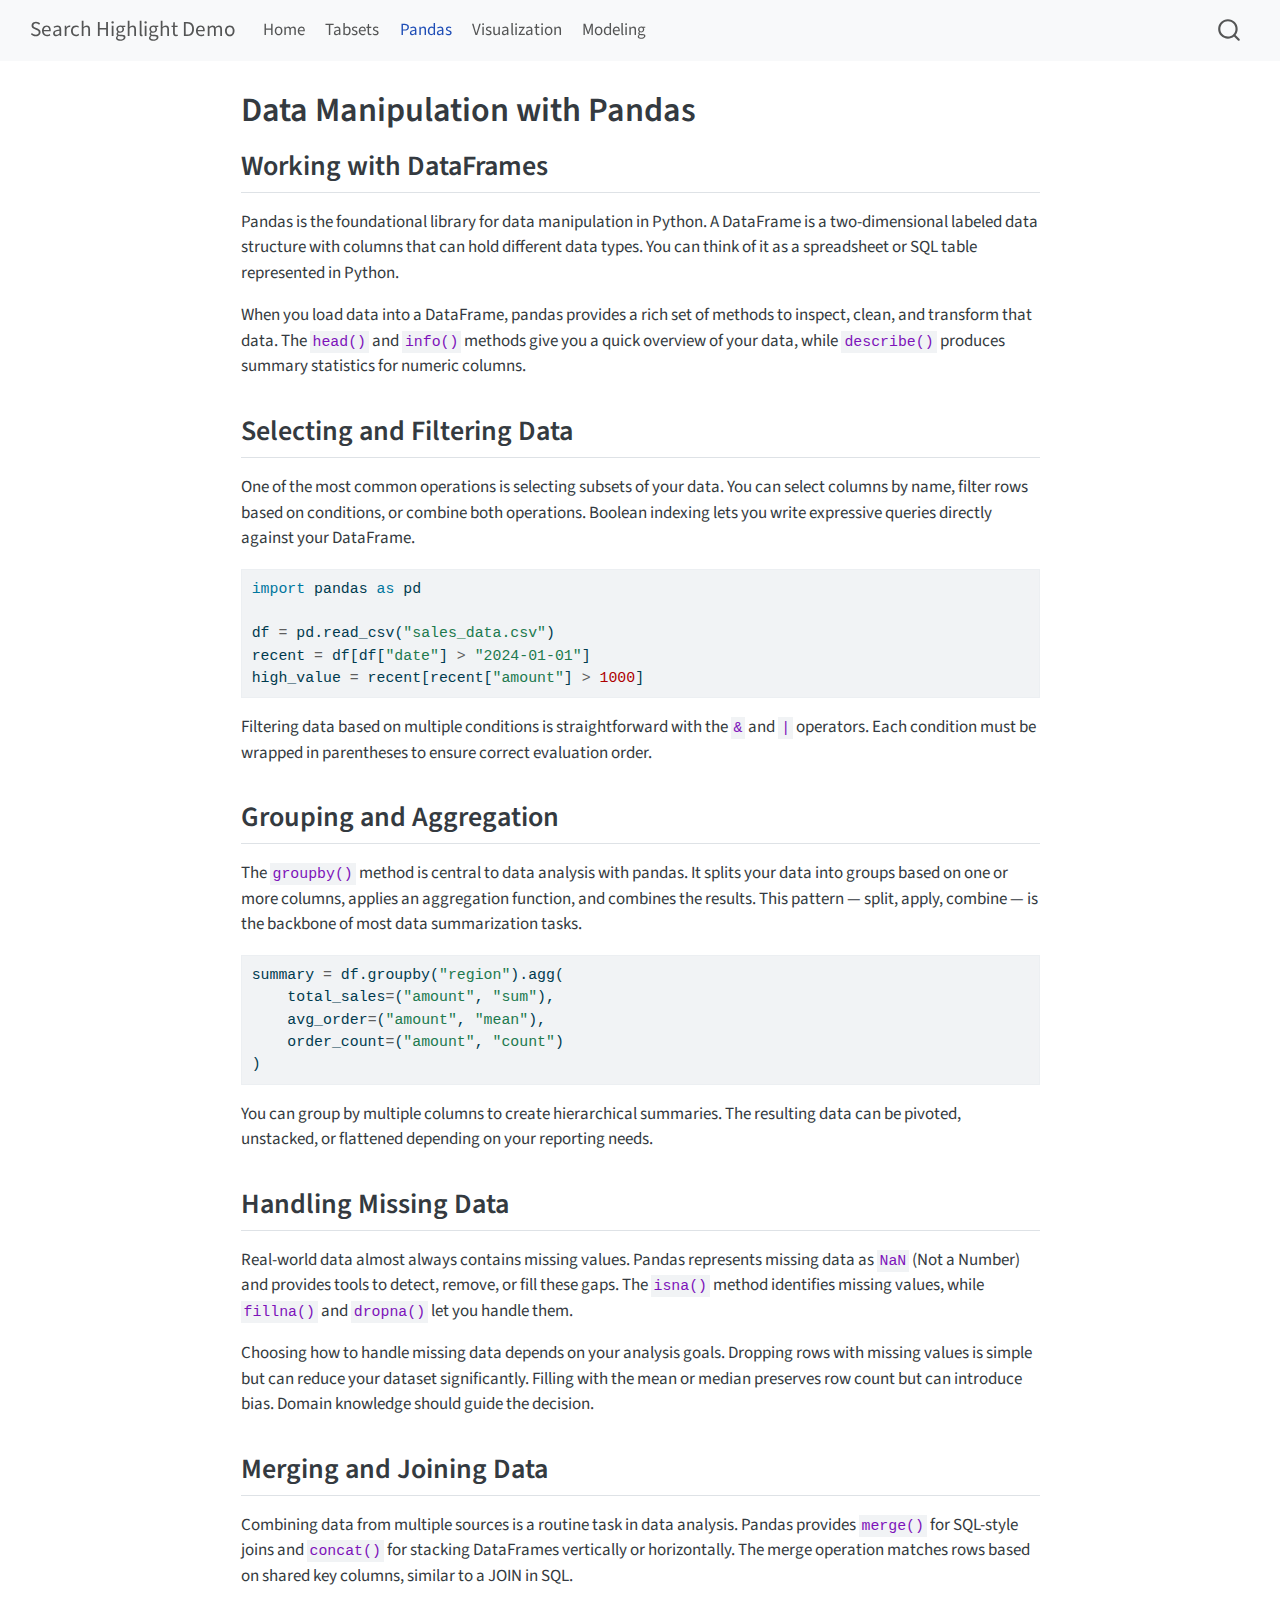
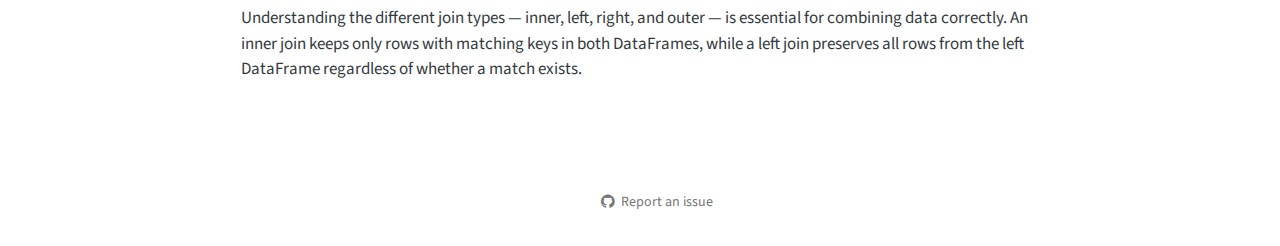
<file: pandas.html>
<!DOCTYPE html>
<html xmlns="http://www.w3.org/1999/xhtml" lang="en" xml:lang="en"><head>

<meta charset="utf-8">
<meta name="generator" content="quarto-99.9.9">

<meta name="viewport" content="width=device-width, initial-scale=1.0, user-scalable=yes">


<title>Data Manipulation with Pandas – Search Highlight Demo</title>
<style>
/* Default styles provided by pandoc.
** See https://pandoc.org/MANUAL.html#variables-for-html for config info.
*/
code{white-space: pre-wrap;}
span.smallcaps{font-variant: small-caps;}
div.columns{display: flex; gap: min(4vw, 1.5em);}
div.column{flex: auto; overflow-x: auto;}
div.hanging-indent{margin-left: 1.5em; text-indent: -1.5em;}
ul.task-list{list-style: none;}
ul.task-list li input[type="checkbox"] {
  width: 0.8em;
  margin: 0 0.8em 0.2em -1em; /* quarto-specific, see https://github.com/quarto-dev/quarto-cli/issues/4556 */ 
  vertical-align: middle;
}
/* CSS for syntax highlighting */
html { -webkit-text-size-adjust: 100%; }
pre > code.sourceCode { white-space: pre; position: relative; }
pre > code.sourceCode > span { display: inline-block; line-height: 1.25; }
pre > code.sourceCode > span:empty { height: 1.2em; }
.sourceCode { overflow: visible; }
code.sourceCode > span { color: inherit; text-decoration: inherit; }
div.sourceCode { margin: 1em 0; }
pre.sourceCode { margin: 0; }
@media screen {
div.sourceCode { overflow: auto; }
}
@media print {
pre > code.sourceCode { white-space: pre-wrap; }
pre > code.sourceCode > span { text-indent: -5em; padding-left: 5em; }
}
pre.numberSource code
  { counter-reset: source-line 0; }
pre.numberSource code > span
  { position: relative; left: -4em; counter-increment: source-line; }
pre.numberSource code > span > a:first-child::before
  { content: counter(source-line);
    position: relative; left: -1em; text-align: right; vertical-align: baseline;
    border: none; display: inline-block;
    -webkit-touch-callout: none; -webkit-user-select: none;
    -khtml-user-select: none; -moz-user-select: none;
    -ms-user-select: none; user-select: none;
    padding: 0 4px; width: 4em;
  }
pre.numberSource { margin-left: 3em;  padding-left: 4px; }
div.sourceCode
  {   }
@media screen {
pre > code.sourceCode > span > a:first-child::before { text-decoration: underline; }
}
</style>


<script src="site_libs/quarto-nav/quarto-nav.js"></script>
<script src="site_libs/quarto-nav/headroom.min.js"></script>
<script src="site_libs/clipboard/clipboard.min.js"></script>
<script src="site_libs/quarto-search/autocomplete.umd.js"></script>
<script src="site_libs/quarto-search/fuse.min.js"></script>
<script src="site_libs/quarto-search/quarto-search.js"></script>
<meta name="quarto:offset" content="./">
<script src="site_libs/quarto-html/quarto.js" type="module"></script>
<script src="site_libs/quarto-html/tabsets/tabsets.js" type="module"></script>
<script src="site_libs/quarto-html/axe/axe-check.js" type="module"></script>
<script src="site_libs/quarto-html/popper.min.js"></script>
<script src="site_libs/quarto-html/tippy.umd.min.js"></script>
<script src="site_libs/quarto-html/anchor.min.js"></script>
<link href="site_libs/quarto-html/tippy.css" rel="stylesheet">
<link href="site_libs/quarto-html/quarto-syntax-highlighting-3aa970819e70fbc78806154e5a1fcd28.css" rel="stylesheet" id="quarto-text-highlighting-styles">
<script src="site_libs/bootstrap/bootstrap.min.js"></script>
<link href="site_libs/bootstrap/bootstrap-icons.css" rel="stylesheet">
<link href="site_libs/bootstrap/bootstrap-a0f9fd0d421825b736dc1bbcbcba2219.min.css" rel="stylesheet" append-hash="true" id="quarto-bootstrap" data-mode="light">
<script id="quarto-search-options" type="application/json">{
  "location": "navbar",
  "copy-button": false,
  "collapse-after": 3,
  "panel-placement": "end",
  "type": "overlay",
  "limit": 50,
  "keyboard-shortcut": [
    "f",
    "/",
    "s"
  ],
  "show-item-context": false,
  "language": {
    "search-no-results-text": "No results",
    "search-matching-documents-text": "matching documents",
    "search-copy-link-title": "Copy link to search",
    "search-hide-matches-text": "Hide additional matches",
    "search-more-match-text": "more match in this document",
    "search-more-matches-text": "more matches in this document",
    "search-clear-button-title": "Clear",
    "search-text-placeholder": "",
    "search-detached-cancel-button-title": "Cancel",
    "search-submit-button-title": "Submit",
    "search-label": "Search"
  }
}</script>


</head>

<body class="nav-fixed fullcontent quarto-light">

<div id="quarto-search-results"></div>
  <header id="quarto-header" class="headroom fixed-top">
    <nav class="navbar navbar-expand-lg " data-bs-theme="dark">
      <div class="navbar-container container-fluid">
      <div class="navbar-brand-container mx-auto">
    <a class="navbar-brand" href="./index.html">
    <span class="navbar-title">Search Highlight Demo</span>
    </a>
  </div>
            <div id="quarto-search" class="" title="Search"></div>
          <button class="navbar-toggler" type="button" data-bs-toggle="collapse" data-bs-target="#navbarCollapse" aria-controls="navbarCollapse" role="menu" aria-expanded="false" aria-label="Toggle navigation" onclick="if (window.quartoToggleHeadroom) { window.quartoToggleHeadroom(); }">
  <span class="navbar-toggler-icon"></span>
</button>
          <div class="collapse navbar-collapse" id="navbarCollapse">
            <ul class="navbar-nav navbar-nav-scroll me-auto">
  <li class="nav-item">
    <a class="nav-link" href="./index.html"> 
<span class="menu-text">Home</span></a>
  </li>  
  <li class="nav-item">
    <a class="nav-link" href="./tabsets.html"> 
<span class="menu-text">Tabsets</span></a>
  </li>  
  <li class="nav-item">
    <a class="nav-link active" href="./pandas.html" aria-current="page"> 
<span class="menu-text">Pandas</span></a>
  </li>  
  <li class="nav-item">
    <a class="nav-link" href="./visualization.html"> 
<span class="menu-text">Visualization</span></a>
  </li>  
  <li class="nav-item">
    <a class="nav-link" href="./modeling.html"> 
<span class="menu-text">Modeling</span></a>
  </li>  
</ul>
          </div> <!-- /navcollapse -->
            <div class="quarto-navbar-tools">
</div>
      </div> <!-- /container-fluid -->
    </nav>
</header>
<!-- content -->
<div id="quarto-content" class="quarto-container page-columns page-rows-contents page-layout-article page-navbar">
<!-- sidebar -->
<!-- margin-sidebar -->
    
<!-- main -->
<main class="content" id="quarto-document-content">

<header id="title-block-header" class="quarto-title-block default">
<div class="quarto-title">
<h1 class="title">Data Manipulation with Pandas</h1>
</div>



<div class="quarto-title-meta">

    
  
    
  </div>
  


</header>


<section id="working-with-dataframes" class="level2">
<h2 class="anchored" data-anchor-id="working-with-dataframes">Working with DataFrames</h2>
<p>Pandas is the foundational library for data manipulation in Python. A DataFrame is a two-dimensional labeled data structure with columns that can hold different data types. You can think of it as a spreadsheet or SQL table represented in Python.</p>
<p>When you load data into a DataFrame, pandas provides a rich set of methods to inspect, clean, and transform that data. The <code>head()</code> and <code>info()</code> methods give you a quick overview of your data, while <code>describe()</code> produces summary statistics for numeric columns.</p>
</section>
<section id="selecting-and-filtering-data" class="level2">
<h2 class="anchored" data-anchor-id="selecting-and-filtering-data">Selecting and Filtering Data</h2>
<p>One of the most common operations is selecting subsets of your data. You can select columns by name, filter rows based on conditions, or combine both operations. Boolean indexing lets you write expressive queries directly against your DataFrame.</p>
<div class="code-copy-outer-scaffold"><div class="sourceCode" id="cb1"><pre class="sourceCode python code-with-copy"><code class="sourceCode python"><span id="cb1-1"><a href="#cb1-1" aria-hidden="true" tabindex="-1"></a><span class="im">import</span> pandas <span class="im">as</span> pd</span>
<span id="cb1-2"><a href="#cb1-2" aria-hidden="true" tabindex="-1"></a></span>
<span id="cb1-3"><a href="#cb1-3" aria-hidden="true" tabindex="-1"></a>df <span class="op">=</span> pd.read_csv(<span class="st">"sales_data.csv"</span>)</span>
<span id="cb1-4"><a href="#cb1-4" aria-hidden="true" tabindex="-1"></a>recent <span class="op">=</span> df[df[<span class="st">"date"</span>] <span class="op">&gt;</span> <span class="st">"2024-01-01"</span>]</span>
<span id="cb1-5"><a href="#cb1-5" aria-hidden="true" tabindex="-1"></a>high_value <span class="op">=</span> recent[recent[<span class="st">"amount"</span>] <span class="op">&gt;</span> <span class="dv">1000</span>]</span></code></pre></div><button title="Copy to Clipboard" class="code-copy-button"><i class="bi"></i></button></div>
<p>Filtering data based on multiple conditions is straightforward with the <code>&amp;</code> and <code>|</code> operators. Each condition must be wrapped in parentheses to ensure correct evaluation order.</p>
</section>
<section id="grouping-and-aggregation" class="level2">
<h2 class="anchored" data-anchor-id="grouping-and-aggregation">Grouping and Aggregation</h2>
<p>The <code>groupby()</code> method is central to data analysis with pandas. It splits your data into groups based on one or more columns, applies an aggregation function, and combines the results. This pattern — split, apply, combine — is the backbone of most data summarization tasks.</p>
<div class="code-copy-outer-scaffold"><div class="sourceCode" id="cb2"><pre class="sourceCode python code-with-copy"><code class="sourceCode python"><span id="cb2-1"><a href="#cb2-1" aria-hidden="true" tabindex="-1"></a>summary <span class="op">=</span> df.groupby(<span class="st">"region"</span>).agg(</span>
<span id="cb2-2"><a href="#cb2-2" aria-hidden="true" tabindex="-1"></a>    total_sales<span class="op">=</span>(<span class="st">"amount"</span>, <span class="st">"sum"</span>),</span>
<span id="cb2-3"><a href="#cb2-3" aria-hidden="true" tabindex="-1"></a>    avg_order<span class="op">=</span>(<span class="st">"amount"</span>, <span class="st">"mean"</span>),</span>
<span id="cb2-4"><a href="#cb2-4" aria-hidden="true" tabindex="-1"></a>    order_count<span class="op">=</span>(<span class="st">"amount"</span>, <span class="st">"count"</span>)</span>
<span id="cb2-5"><a href="#cb2-5" aria-hidden="true" tabindex="-1"></a>)</span></code></pre></div><button title="Copy to Clipboard" class="code-copy-button"><i class="bi"></i></button></div>
<p>You can group by multiple columns to create hierarchical summaries. The resulting data can be pivoted, unstacked, or flattened depending on your reporting needs.</p>
</section>
<section id="handling-missing-data" class="level2">
<h2 class="anchored" data-anchor-id="handling-missing-data">Handling Missing Data</h2>
<p>Real-world data almost always contains missing values. Pandas represents missing data as <code>NaN</code> (Not a Number) and provides tools to detect, remove, or fill these gaps. The <code>isna()</code> method identifies missing values, while <code>fillna()</code> and <code>dropna()</code> let you handle them.</p>
<p>Choosing how to handle missing data depends on your analysis goals. Dropping rows with missing values is simple but can reduce your dataset significantly. Filling with the mean or median preserves row count but can introduce bias. Domain knowledge should guide the decision.</p>
</section>
<section id="merging-and-joining-data" class="level2">
<h2 class="anchored" data-anchor-id="merging-and-joining-data">Merging and Joining Data</h2>
<p>Combining data from multiple sources is a routine task in data analysis. Pandas provides <code>merge()</code> for SQL-style joins and <code>concat()</code> for stacking DataFrames vertically or horizontally. The merge operation matches rows based on shared key columns, similar to a JOIN in SQL.</p>
<p>Understanding the different join types — inner, left, right, and outer — is essential for combining data correctly. An inner join keeps only rows with matching keys in both DataFrames, while a left join preserves all rows from the left DataFrame regardless of whether a match exists.</p>


</section>

</main> <!-- /main -->
<script id="quarto-html-after-body" type="application/javascript">
  window.document.addEventListener("DOMContentLoaded", function (event) {
    const icon = "";
    const anchorJS = new window.AnchorJS();
    anchorJS.options = {
      placement: 'right',
      icon: icon
    };
    anchorJS.add('.anchored');
    const isCodeAnnotation = (el) => {
      for (const clz of el.classList) {
        if (clz.startsWith('code-annotation-')) {                     
          return true;
        }
      }
      return false;
    }
    const onCopySuccess = function(e) {
      // button target
      const button = e.trigger;
      // don't keep focus
      button.blur();
      // flash "checked"
      button.classList.add('code-copy-button-checked');
      var currentTitle = button.getAttribute("title");
      button.setAttribute("title", "Copied!");
      let tooltip;
      if (window.bootstrap) {
        button.setAttribute("data-bs-toggle", "tooltip");
        button.setAttribute("data-bs-placement", "left");
        button.setAttribute("data-bs-title", "Copied!");
        tooltip = new bootstrap.Tooltip(button, 
          { trigger: "manual", 
            customClass: "code-copy-button-tooltip",
            offset: [0, -8]});
        tooltip.show();    
      }
      setTimeout(function() {
        if (tooltip) {
          tooltip.hide();
          button.removeAttribute("data-bs-title");
          button.removeAttribute("data-bs-toggle");
          button.removeAttribute("data-bs-placement");
        }
        button.setAttribute("title", currentTitle);
        button.classList.remove('code-copy-button-checked');
      }, 1000);
      // clear code selection
      e.clearSelection();
    }
    const getTextToCopy = function(trigger) {
      const outerScaffold = trigger.parentElement.cloneNode(true);
      const codeEl = outerScaffold.querySelector('code');
      for (const childEl of codeEl.children) {
        if (isCodeAnnotation(childEl)) {
          childEl.remove();
        }
      }
      return codeEl.innerText;
    }
    const clipboard = new window.ClipboardJS('.code-copy-button:not([data-in-quarto-modal])', {
      text: getTextToCopy
    });
    clipboard.on('success', onCopySuccess);
    if (window.document.getElementById('quarto-embedded-source-code-modal')) {
      const clipboardModal = new window.ClipboardJS('.code-copy-button[data-in-quarto-modal]', {
        text: getTextToCopy,
        container: window.document.getElementById('quarto-embedded-source-code-modal')
      });
      clipboardModal.on('success', onCopySuccess);
    }
      var localhostRegex = new RegExp(/^(?:http|https):\/\/localhost\:?[0-9]*\//);
      var mailtoRegex = new RegExp(/^mailto:/);
        var filterRegex = new RegExp("https:\/\/cderv\.github\.io\/quarto-search-highlight-demo\/");
      var isInternal = (href) => {
          return filterRegex.test(href) || localhostRegex.test(href) || mailtoRegex.test(href);
      }
      // Inspect non-navigation links and adorn them if external
     var links = window.document.querySelectorAll('a[href]:not(.nav-link):not(.navbar-brand):not(.toc-action):not(.sidebar-link):not(.sidebar-item-toggle):not(.pagination-link):not(.no-external):not([aria-hidden]):not(.dropdown-item):not(.quarto-navigation-tool):not(.about-link)');
      for (var i=0; i<links.length; i++) {
        const link = links[i];
        if (!isInternal(link.href)) {
          // undo the damage that might have been done by quarto-nav.js in the case of
          // links that we want to consider external
          if (link.dataset.originalHref !== undefined) {
            link.href = link.dataset.originalHref;
          }
        }
      }
    function tippyHover(el, contentFn, onTriggerFn, onUntriggerFn) {
      const config = {
        allowHTML: true,
        maxWidth: 500,
        delay: 100,
        arrow: false,
        appendTo: function(el) {
            return el.parentElement;
        },
        interactive: true,
        interactiveBorder: 10,
        theme: 'quarto',
        placement: 'bottom-start',
      };
      if (contentFn) {
        config.content = contentFn;
      }
      if (onTriggerFn) {
        config.onTrigger = onTriggerFn;
      }
      if (onUntriggerFn) {
        config.onUntrigger = onUntriggerFn;
      }
      window.tippy(el, config); 
    }
    const noterefs = window.document.querySelectorAll('a[role="doc-noteref"]');
    for (var i=0; i<noterefs.length; i++) {
      const ref = noterefs[i];
      tippyHover(ref, function() {
        // use id or data attribute instead here
        let href = ref.getAttribute('data-footnote-href') || ref.getAttribute('href');
        try { href = new URL(href).hash; } catch {}
        const id = href.replace(/^#\/?/, "");
        const note = window.document.getElementById(id);
        if (note) {
          return note.innerHTML;
        } else {
          return "";
        }
      });
    }
    const xrefs = window.document.querySelectorAll('a.quarto-xref');
    const processXRef = (id, note) => {
      // Strip column container classes
      const stripColumnClz = (el) => {
        el.classList.remove("page-full", "page-columns");
        if (el.children) {
          for (const child of el.children) {
            stripColumnClz(child);
          }
        }
      }
      stripColumnClz(note)
      if (id === null || id.startsWith('sec-')) {
        // Special case sections, only their first couple elements
        const container = document.createElement("div");
        if (note.children && note.children.length > 2) {
          container.appendChild(note.children[0].cloneNode(true));
          for (let i = 1; i < note.children.length; i++) {
            const child = note.children[i];
            if (child.tagName === "P" && child.innerText === "") {
              continue;
            } else {
              container.appendChild(child.cloneNode(true));
              break;
            }
          }
          if (window.Quarto?.typesetMath) {
            window.Quarto.typesetMath(container);
          }
          return container.innerHTML
        } else {
          if (window.Quarto?.typesetMath) {
            window.Quarto.typesetMath(note);
          }
          return note.innerHTML;
        }
      } else {
        // Remove any anchor links if they are present
        const anchorLink = note.querySelector('a.anchorjs-link');
        if (anchorLink) {
          anchorLink.remove();
        }
        if (window.Quarto?.typesetMath) {
          window.Quarto.typesetMath(note);
        }
        if (note.classList.contains("callout")) {
          return note.outerHTML;
        } else {
          return note.innerHTML;
        }
      }
    }
    for (var i=0; i<xrefs.length; i++) {
      const xref = xrefs[i];
      tippyHover(xref, undefined, function(instance) {
        instance.disable();
        let url = xref.getAttribute('href');
        let hash = undefined; 
        if (url.startsWith('#')) {
          hash = url;
        } else {
          try { hash = new URL(url).hash; } catch {}
        }
        if (hash) {
          const id = hash.replace(/^#\/?/, "");
          const note = window.document.getElementById(id);
          if (note !== null) {
            try {
              const html = processXRef(id, note.cloneNode(true));
              instance.setContent(html);
            } finally {
              instance.enable();
              instance.show();
            }
          } else {
            // See if we can fetch this
            fetch(url.split('#')[0])
            .then(res => res.text())
            .then(html => {
              const parser = new DOMParser();
              const htmlDoc = parser.parseFromString(html, "text/html");
              const note = htmlDoc.getElementById(id);
              if (note !== null) {
                const html = processXRef(id, note);
                instance.setContent(html);
              } 
            }).finally(() => {
              instance.enable();
              instance.show();
            });
          }
        } else {
          // See if we can fetch a full url (with no hash to target)
          // This is a special case and we should probably do some content thinning / targeting
          fetch(url)
          .then(res => res.text())
          .then(html => {
            const parser = new DOMParser();
            const htmlDoc = parser.parseFromString(html, "text/html");
            const note = htmlDoc.querySelector('main.content');
            if (note !== null) {
              // This should only happen for chapter cross references
              // (since there is no id in the URL)
              // remove the first header
              if (note.children.length > 0 && note.children[0].tagName === "HEADER") {
                note.children[0].remove();
              }
              const html = processXRef(null, note);
              instance.setContent(html);
            } 
          }).finally(() => {
            instance.enable();
            instance.show();
          });
        }
      }, function(instance) {
      });
    }
        let selectedAnnoteEl;
        const selectorForAnnotation = ( cell, annotation) => {
          let cellAttr = 'data-code-cell="' + cell + '"';
          let lineAttr = 'data-code-annotation="' +  annotation + '"';
          const selector = 'span[' + cellAttr + '][' + lineAttr + ']';
          return selector;
        }
        const selectCodeLines = (annoteEl) => {
          const doc = window.document;
          const targetCell = annoteEl.getAttribute("data-target-cell");
          const targetAnnotation = annoteEl.getAttribute("data-target-annotation");
          const annoteSpan = window.document.querySelector(selectorForAnnotation(targetCell, targetAnnotation));
          const lines = annoteSpan.getAttribute("data-code-lines").split(",");
          const lineIds = lines.map((line) => {
            return targetCell + "-" + line;
          })
          let top = null;
          let height = null;
          let parent = null;
          if (lineIds.length > 0) {
              //compute the position of the single el (top and bottom and make a div)
              const el = window.document.getElementById(lineIds[0]);
              top = el.offsetTop;
              height = el.offsetHeight;
              parent = el.parentElement.parentElement;
            if (lineIds.length > 1) {
              const lastEl = window.document.getElementById(lineIds[lineIds.length - 1]);
              const bottom = lastEl.offsetTop + lastEl.offsetHeight;
              height = bottom - top;
            }
            if (top !== null && height !== null && parent !== null) {
              // cook up a div (if necessary) and position it 
              let div = window.document.getElementById("code-annotation-line-highlight");
              if (div === null) {
                div = window.document.createElement("div");
                div.setAttribute("id", "code-annotation-line-highlight");
                div.style.position = 'absolute';
                parent.appendChild(div);
              }
              div.style.top = top - 2 + "px";
              div.style.height = height + 4 + "px";
              div.style.left = 0;
              let gutterDiv = window.document.getElementById("code-annotation-line-highlight-gutter");
              if (gutterDiv === null) {
                gutterDiv = window.document.createElement("div");
                gutterDiv.setAttribute("id", "code-annotation-line-highlight-gutter");
                gutterDiv.style.position = 'absolute';
                const codeCell = window.document.getElementById(targetCell);
                const gutter = codeCell.querySelector('.code-annotation-gutter');
                gutter.appendChild(gutterDiv);
              }
              gutterDiv.style.top = top - 2 + "px";
              gutterDiv.style.height = height + 4 + "px";
            }
            selectedAnnoteEl = annoteEl;
          }
        };
        const unselectCodeLines = () => {
          const elementsIds = ["code-annotation-line-highlight", "code-annotation-line-highlight-gutter"];
          elementsIds.forEach((elId) => {
            const div = window.document.getElementById(elId);
            if (div) {
              div.remove();
            }
          });
          selectedAnnoteEl = undefined;
        };
          // Handle positioning of the toggle
      window.addEventListener(
        "resize",
        throttle(() => {
          elRect = undefined;
          if (selectedAnnoteEl) {
            selectCodeLines(selectedAnnoteEl);
          }
        }, 10)
      );
      function throttle(fn, ms) {
      let throttle = false;
      let timer;
        return (...args) => {
          if(!throttle) { // first call gets through
              fn.apply(this, args);
              throttle = true;
          } else { // all the others get throttled
              if(timer) clearTimeout(timer); // cancel #2
              timer = setTimeout(() => {
                fn.apply(this, args);
                timer = throttle = false;
              }, ms);
          }
        };
      }
        // Attach click handler to the DT
        const annoteDls = window.document.querySelectorAll('dt[data-target-cell]');
        for (const annoteDlNode of annoteDls) {
          annoteDlNode.addEventListener('click', (event) => {
            const clickedEl = event.target;
            if (clickedEl !== selectedAnnoteEl) {
              unselectCodeLines();
              const activeEl = window.document.querySelector('dt[data-target-cell].code-annotation-active');
              if (activeEl) {
                activeEl.classList.remove('code-annotation-active');
              }
              selectCodeLines(clickedEl);
              clickedEl.classList.add('code-annotation-active');
            } else {
              // Unselect the line
              unselectCodeLines();
              clickedEl.classList.remove('code-annotation-active');
            }
          });
        }
    const findCites = (el) => {
      const parentEl = el.parentElement;
      if (parentEl) {
        const cites = parentEl.dataset.cites;
        if (cites) {
          return {
            el,
            cites: cites.split(' ')
          };
        } else {
          return findCites(el.parentElement)
        }
      } else {
        return undefined;
      }
    };
    var bibliorefs = window.document.querySelectorAll('a[role="doc-biblioref"]');
    for (var i=0; i<bibliorefs.length; i++) {
      const ref = bibliorefs[i];
      const citeInfo = findCites(ref);
      if (citeInfo) {
        tippyHover(citeInfo.el, function() {
          var popup = window.document.createElement('div');
          citeInfo.cites.forEach(function(cite) {
            var citeDiv = window.document.createElement('div');
            citeDiv.classList.add('hanging-indent');
            citeDiv.classList.add('csl-entry');
            var biblioDiv = window.document.getElementById('ref-' + cite);
            if (biblioDiv) {
              citeDiv.innerHTML = biblioDiv.innerHTML;
            }
            popup.appendChild(citeDiv);
          });
          return popup.innerHTML;
        });
      }
    }
  });
  </script>
</div> <!-- /content -->




<footer class="footer"><div class="nav-footer"><div class="nav-footer-center"><div class="toc-actions"><ul><li><a href="https://github.com/cderv/quarto-search-highlight-demo/issues/new" class="toc-action"><i class="bi bi-github"></i>Report an issue</a></li></ul></div></div></div></footer></body></html>
</file>
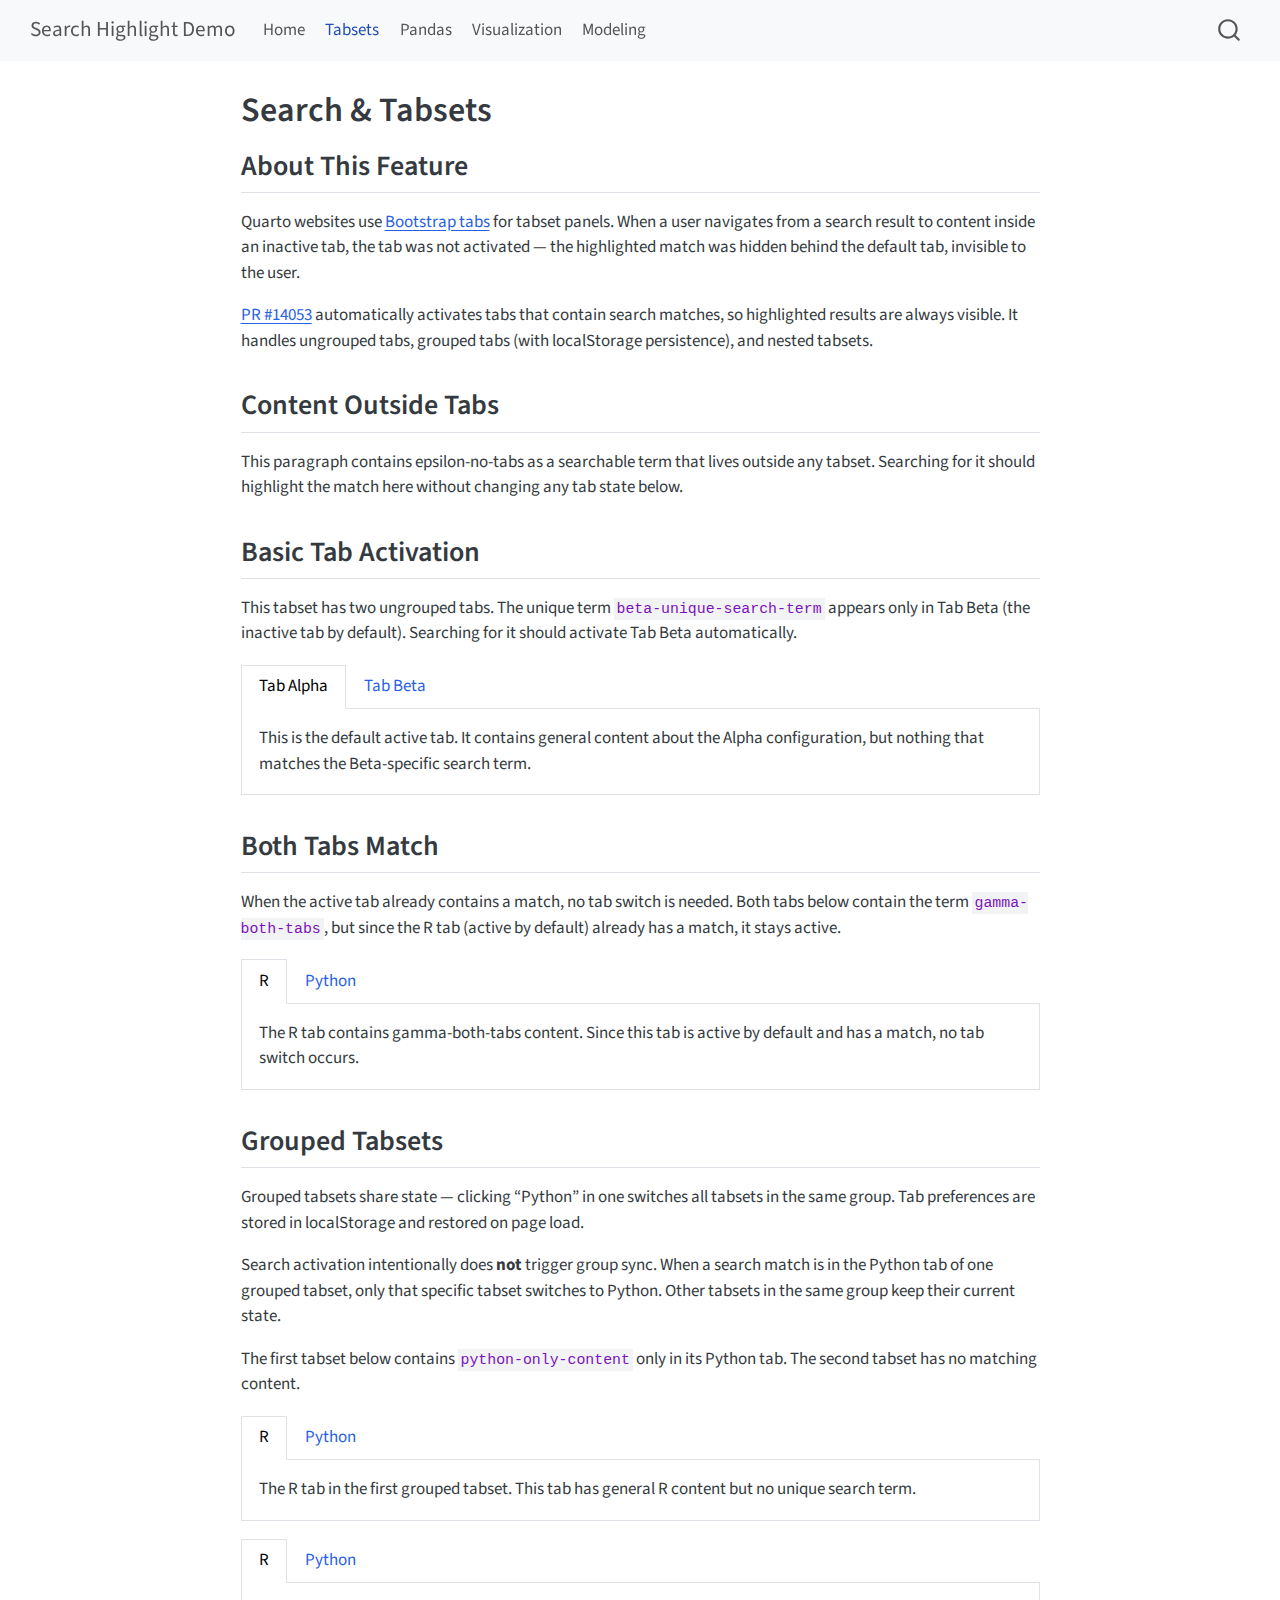
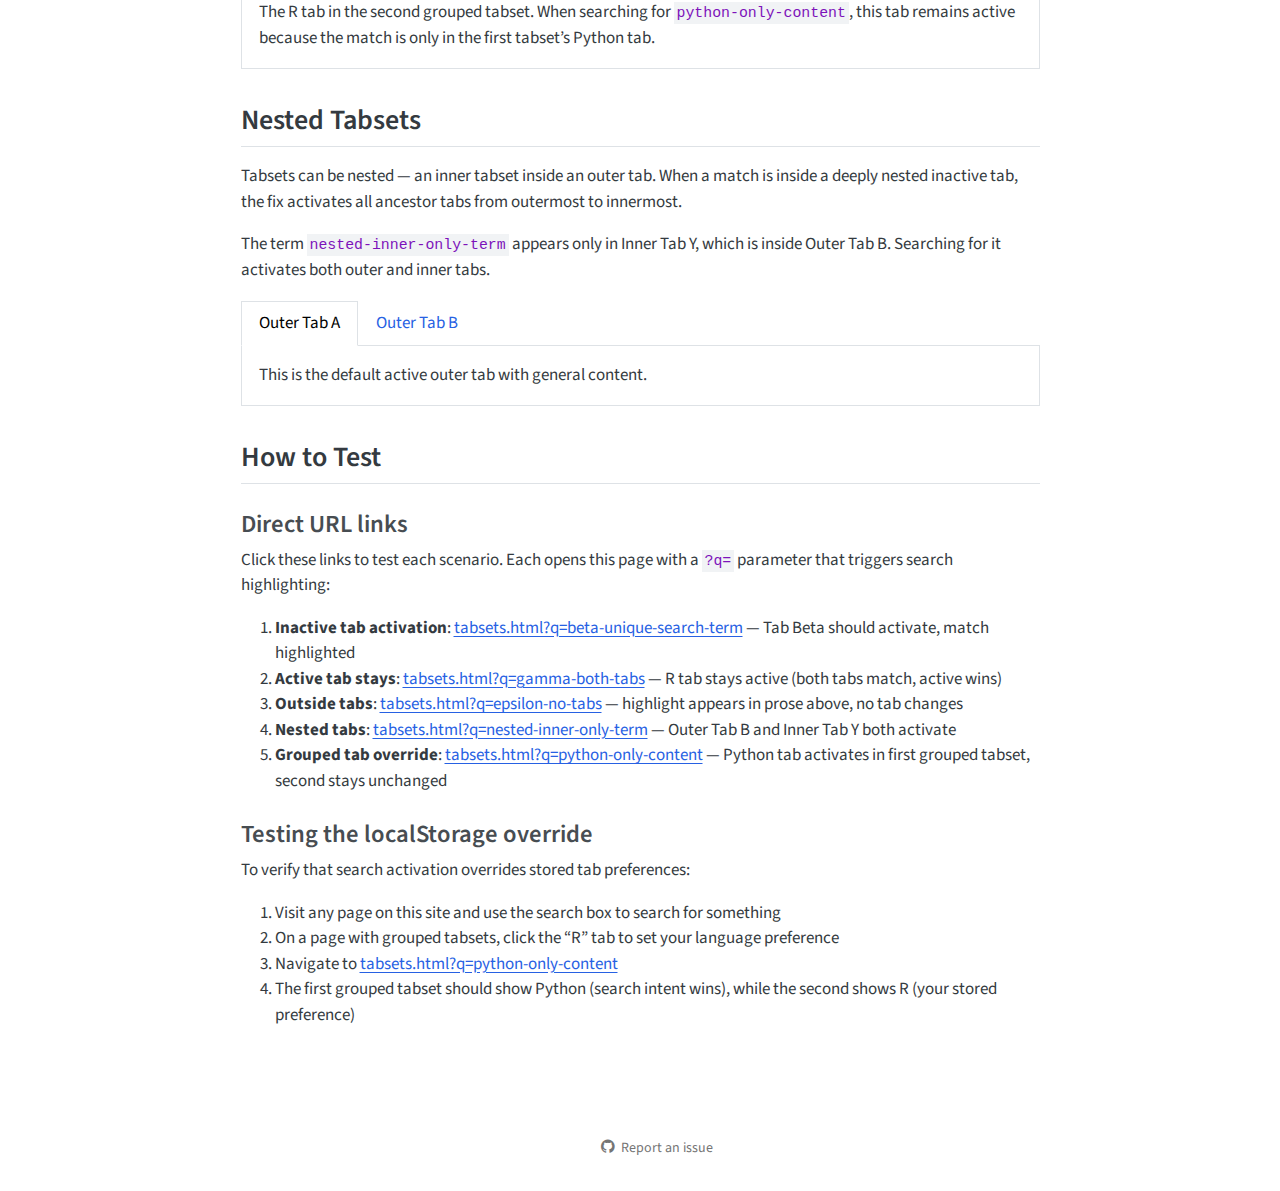
<file: tabsets.html>
<!DOCTYPE html>
<html xmlns="http://www.w3.org/1999/xhtml" lang="en" xml:lang="en"><head>

<meta charset="utf-8">
<meta name="generator" content="quarto-99.9.9">

<meta name="viewport" content="width=device-width, initial-scale=1.0, user-scalable=yes">


<title>Search &amp; Tabsets – Search Highlight Demo</title>
<style>
/* Default styles provided by pandoc.
** See https://pandoc.org/MANUAL.html#variables-for-html for config info.
*/
code{white-space: pre-wrap;}
span.smallcaps{font-variant: small-caps;}
div.columns{display: flex; gap: min(4vw, 1.5em);}
div.column{flex: auto; overflow-x: auto;}
div.hanging-indent{margin-left: 1.5em; text-indent: -1.5em;}
ul.task-list{list-style: none;}
ul.task-list li input[type="checkbox"] {
  width: 0.8em;
  margin: 0 0.8em 0.2em -1em; /* quarto-specific, see https://github.com/quarto-dev/quarto-cli/issues/4556 */ 
  vertical-align: middle;
}
</style>


<script src="site_libs/quarto-nav/quarto-nav.js"></script>
<script src="site_libs/quarto-nav/headroom.min.js"></script>
<script src="site_libs/clipboard/clipboard.min.js"></script>
<script src="site_libs/quarto-search/autocomplete.umd.js"></script>
<script src="site_libs/quarto-search/fuse.min.js"></script>
<script src="site_libs/quarto-search/quarto-search.js"></script>
<meta name="quarto:offset" content="./">
<script src="site_libs/quarto-html/quarto.js" type="module"></script>
<script src="site_libs/quarto-html/tabsets/tabsets.js" type="module"></script>
<script src="site_libs/quarto-html/axe/axe-check.js" type="module"></script>
<script src="site_libs/quarto-html/popper.min.js"></script>
<script src="site_libs/quarto-html/tippy.umd.min.js"></script>
<script src="site_libs/quarto-html/anchor.min.js"></script>
<link href="site_libs/quarto-html/tippy.css" rel="stylesheet">
<link href="site_libs/quarto-html/quarto-syntax-highlighting-3aa970819e70fbc78806154e5a1fcd28.css" rel="stylesheet" id="quarto-text-highlighting-styles">
<script src="site_libs/bootstrap/bootstrap.min.js"></script>
<link href="site_libs/bootstrap/bootstrap-icons.css" rel="stylesheet">
<link href="site_libs/bootstrap/bootstrap-a0f9fd0d421825b736dc1bbcbcba2219.min.css" rel="stylesheet" append-hash="true" id="quarto-bootstrap" data-mode="light">
<script id="quarto-search-options" type="application/json">{
  "location": "navbar",
  "copy-button": false,
  "collapse-after": 3,
  "panel-placement": "end",
  "type": "overlay",
  "limit": 50,
  "keyboard-shortcut": [
    "f",
    "/",
    "s"
  ],
  "show-item-context": false,
  "language": {
    "search-no-results-text": "No results",
    "search-matching-documents-text": "matching documents",
    "search-copy-link-title": "Copy link to search",
    "search-hide-matches-text": "Hide additional matches",
    "search-more-match-text": "more match in this document",
    "search-more-matches-text": "more matches in this document",
    "search-clear-button-title": "Clear",
    "search-text-placeholder": "",
    "search-detached-cancel-button-title": "Cancel",
    "search-submit-button-title": "Submit",
    "search-label": "Search"
  }
}</script>


</head>

<body class="nav-fixed fullcontent quarto-light">

<div id="quarto-search-results"></div>
  <header id="quarto-header" class="headroom fixed-top">
    <nav class="navbar navbar-expand-lg " data-bs-theme="dark">
      <div class="navbar-container container-fluid">
      <div class="navbar-brand-container mx-auto">
    <a class="navbar-brand" href="./index.html">
    <span class="navbar-title">Search Highlight Demo</span>
    </a>
  </div>
            <div id="quarto-search" class="" title="Search"></div>
          <button class="navbar-toggler" type="button" data-bs-toggle="collapse" data-bs-target="#navbarCollapse" aria-controls="navbarCollapse" role="menu" aria-expanded="false" aria-label="Toggle navigation" onclick="if (window.quartoToggleHeadroom) { window.quartoToggleHeadroom(); }">
  <span class="navbar-toggler-icon"></span>
</button>
          <div class="collapse navbar-collapse" id="navbarCollapse">
            <ul class="navbar-nav navbar-nav-scroll me-auto">
  <li class="nav-item">
    <a class="nav-link" href="./index.html"> 
<span class="menu-text">Home</span></a>
  </li>  
  <li class="nav-item">
    <a class="nav-link active" href="./tabsets.html" aria-current="page"> 
<span class="menu-text">Tabsets</span></a>
  </li>  
  <li class="nav-item">
    <a class="nav-link" href="./pandas.html"> 
<span class="menu-text">Pandas</span></a>
  </li>  
  <li class="nav-item">
    <a class="nav-link" href="./visualization.html"> 
<span class="menu-text">Visualization</span></a>
  </li>  
  <li class="nav-item">
    <a class="nav-link" href="./modeling.html"> 
<span class="menu-text">Modeling</span></a>
  </li>  
</ul>
          </div> <!-- /navcollapse -->
            <div class="quarto-navbar-tools">
</div>
      </div> <!-- /container-fluid -->
    </nav>
</header>
<!-- content -->
<div id="quarto-content" class="quarto-container page-columns page-rows-contents page-layout-article page-navbar">
<!-- sidebar -->
<!-- margin-sidebar -->
    
<!-- main -->
<main class="content" id="quarto-document-content">

<header id="title-block-header" class="quarto-title-block default">
<div class="quarto-title">
<h1 class="title">Search &amp; Tabsets</h1>
</div>



<div class="quarto-title-meta">

    
  
    
  </div>
  


</header>


<section id="about-this-feature" class="level2">
<h2 class="anchored" data-anchor-id="about-this-feature">About This Feature</h2>
<p>Quarto websites use <a href="https://getbootstrap.com/docs/5.3/components/navs-tabs/">Bootstrap tabs</a> for tabset panels. When a user navigates from a search result to content inside an inactive tab, the tab was not activated — the highlighted match was hidden behind the default tab, invisible to the user.</p>
<p><a href="https://github.com/quarto-dev/quarto-cli/pull/14053">PR #14053</a> automatically activates tabs that contain search matches, so highlighted results are always visible. It handles ungrouped tabs, grouped tabs (with localStorage persistence), and nested tabsets.</p>
</section>
<section id="content-outside-tabs" class="level2">
<h2 class="anchored" data-anchor-id="content-outside-tabs">Content Outside Tabs</h2>
<p>This paragraph contains epsilon-no-tabs as a searchable term that lives outside any tabset. Searching for it should highlight the match here without changing any tab state below.</p>
</section>
<section id="basic-tab-activation" class="level2">
<h2 class="anchored" data-anchor-id="basic-tab-activation">Basic Tab Activation</h2>
<p>This tabset has two ungrouped tabs. The unique term <code>beta-unique-search-term</code> appears only in Tab Beta (the inactive tab by default). Searching for it should activate Tab Beta automatically.</p>
<div class="tabset-margin-container"></div><div class="panel-tabset">
<ul class="nav nav-tabs" role="tablist"><li class="nav-item" role="presentation"><a class="nav-link active" id="tabset-1-1-tab" data-bs-toggle="tab" data-bs-target="#tabset-1-1" role="tab" aria-controls="tabset-1-1" aria-selected="true" href="">Tab Alpha</a></li><li class="nav-item" role="presentation"><a class="nav-link" id="tabset-1-2-tab" data-bs-toggle="tab" data-bs-target="#tabset-1-2" role="tab" aria-controls="tabset-1-2" aria-selected="false" href="">Tab Beta</a></li></ul>
<div class="tab-content">
<div id="tabset-1-1" class="tab-pane active" role="tabpanel" aria-labelledby="tabset-1-1-tab">
<p>This is the default active tab. It contains general content about the Alpha configuration, but nothing that matches the Beta-specific search term.</p>
</div>
<div id="tabset-1-2" class="tab-pane" role="tabpanel" aria-labelledby="tabset-1-2-tab">
<p>This tab contains beta-unique-search-term — a term that only appears here. When you search for it, this inactive tab should automatically become active so the highlighted match is visible.</p>
</div>
</div>
</div>
</section>
<section id="both-tabs-match" class="level2">
<h2 class="anchored" data-anchor-id="both-tabs-match">Both Tabs Match</h2>
<p>When the active tab already contains a match, no tab switch is needed. Both tabs below contain the term <code>gamma-both-tabs</code>, but since the R tab (active by default) already has a match, it stays active.</p>
<div class="tabset-margin-container"></div><div class="panel-tabset">
<ul class="nav nav-tabs" role="tablist"><li class="nav-item" role="presentation"><a class="nav-link active" id="tabset-2-1-tab" data-bs-toggle="tab" data-bs-target="#tabset-2-1" role="tab" aria-controls="tabset-2-1" aria-selected="true" href="">R</a></li><li class="nav-item" role="presentation"><a class="nav-link" id="tabset-2-2-tab" data-bs-toggle="tab" data-bs-target="#tabset-2-2" role="tab" aria-controls="tabset-2-2" aria-selected="false" href="">Python</a></li></ul>
<div class="tab-content">
<div id="tabset-2-1" class="tab-pane active" role="tabpanel" aria-labelledby="tabset-2-1-tab">
<p>The R tab contains gamma-both-tabs content. Since this tab is active by default and has a match, no tab switch occurs.</p>
</div>
<div id="tabset-2-2" class="tab-pane" role="tabpanel" aria-labelledby="tabset-2-2-tab">
<p>The Python tab also contains gamma-both-tabs content. Even though this tab has a match too, the active tab (R) keeps priority.</p>
</div>
</div>
</div>
</section>
<section id="grouped-tabsets" class="level2">
<h2 class="anchored" data-anchor-id="grouped-tabsets">Grouped Tabsets</h2>
<p>Grouped tabsets share state — clicking “Python” in one switches all tabsets in the same group. Tab preferences are stored in localStorage and restored on page load.</p>
<p>Search activation intentionally does <strong>not</strong> trigger group sync. When a search match is in the Python tab of one grouped tabset, only that specific tabset switches to Python. Other tabsets in the same group keep their current state.</p>
<p>The first tabset below contains <code>python-only-content</code> only in its Python tab. The second tabset has no matching content.</p>
<div class="tabset-margin-container"></div><div class="panel-tabset" data-group="language">
<ul class="nav nav-tabs" role="tablist"><li class="nav-item" role="presentation"><a class="nav-link active" id="tabset-3-1-tab" data-bs-toggle="tab" data-bs-target="#tabset-3-1" role="tab" aria-controls="tabset-3-1" aria-selected="true" href="">R</a></li><li class="nav-item" role="presentation"><a class="nav-link" id="tabset-3-2-tab" data-bs-toggle="tab" data-bs-target="#tabset-3-2" role="tab" aria-controls="tabset-3-2" aria-selected="false" href="">Python</a></li></ul>
<div class="tab-content" data-group="language">
<div id="tabset-3-1" class="tab-pane active" role="tabpanel" aria-labelledby="tabset-3-1-tab">
<p>The R tab in the first grouped tabset. This tab has general R content but no unique search term.</p>
</div>
<div id="tabset-3-2" class="tab-pane" role="tabpanel" aria-labelledby="tabset-3-2-tab">
<p>This tab contains python-only-content — a term exclusive to this tab. Even if localStorage says your preferred language is R, searching for this term activates the Python tab here. The second grouped tabset below is unaffected and stays on its default.</p>
</div>
</div>
</div>
<div class="tabset-margin-container"></div><div class="panel-tabset" data-group="language">
<ul class="nav nav-tabs" role="tablist"><li class="nav-item" role="presentation"><a class="nav-link active" id="tabset-4-1-tab" data-bs-toggle="tab" data-bs-target="#tabset-4-1" role="tab" aria-controls="tabset-4-1" aria-selected="true" href="">R</a></li><li class="nav-item" role="presentation"><a class="nav-link" id="tabset-4-2-tab" data-bs-toggle="tab" data-bs-target="#tabset-4-2" role="tab" aria-controls="tabset-4-2" aria-selected="false" href="">Python</a></li></ul>
<div class="tab-content" data-group="language">
<div id="tabset-4-1" class="tab-pane active" role="tabpanel" aria-labelledby="tabset-4-1-tab">
<p>The R tab in the second grouped tabset. When searching for <code>python-only-content</code>, this tab remains active because the match is only in the first tabset’s Python tab.</p>
</div>
<div id="tabset-4-2" class="tab-pane" role="tabpanel" aria-labelledby="tabset-4-2-tab">
<p>The Python tab in the second grouped tabset. No search-specific content here.</p>
</div>
</div>
</div>
</section>
<section id="nested-tabsets" class="level2">
<h2 class="anchored" data-anchor-id="nested-tabsets">Nested Tabsets</h2>
<p>Tabsets can be nested — an inner tabset inside an outer tab. When a match is inside a deeply nested inactive tab, the fix activates all ancestor tabs from outermost to innermost.</p>
<p>The term <code>nested-inner-only-term</code> appears only in Inner Tab Y, which is inside Outer Tab B. Searching for it activates both outer and inner tabs.</p>
<div class="tabset-margin-container"></div><div class="panel-tabset">
<ul class="nav nav-tabs" role="tablist"><li class="nav-item" role="presentation"><a class="nav-link active" id="tabset-6-1-tab" data-bs-toggle="tab" data-bs-target="#tabset-6-1" role="tab" aria-controls="tabset-6-1" aria-selected="true" href="">Outer Tab A</a></li><li class="nav-item" role="presentation"><a class="nav-link" id="tabset-6-2-tab" data-bs-toggle="tab" data-bs-target="#tabset-6-2" role="tab" aria-controls="tabset-6-2" aria-selected="false" href="">Outer Tab B</a></li></ul>
<div class="tab-content">
<div id="tabset-6-1" class="tab-pane active" role="tabpanel" aria-labelledby="tabset-6-1-tab">
<p>This is the default active outer tab with general content.</p>
</div>
<div id="tabset-6-2" class="tab-pane" role="tabpanel" aria-labelledby="tabset-6-2-tab">
<p>Content in Outer Tab B, which contains a nested tabset:</p>
<div class="tabset-margin-container"></div><div class="panel-tabset">
<ul class="nav nav-tabs" role="tablist"><li class="nav-item" role="presentation"><a class="nav-link active" id="tabset-5-1-tab" data-bs-toggle="tab" data-bs-target="#tabset-5-1" role="tab" aria-controls="tabset-5-1" aria-selected="true" href="">Inner Tab X</a></li><li class="nav-item" role="presentation"><a class="nav-link" id="tabset-5-2-tab" data-bs-toggle="tab" data-bs-target="#tabset-5-2" role="tab" aria-controls="tabset-5-2" aria-selected="false" href="">Inner Tab Y</a></li></ul>
<div class="tab-content">
<div id="tabset-5-1" class="tab-pane active" role="tabpanel" aria-labelledby="tabset-5-1-tab">
<p>This is the default active inner tab inside Outer Tab B.</p>
</div>
<div id="tabset-5-2" class="tab-pane" role="tabpanel" aria-labelledby="tabset-5-2-tab">
<p>This tab contains nested-inner-only-term — a term buried two levels deep. Searching for it activates Outer Tab B first, then Inner Tab Y, making the highlighted match visible.</p>
</div>
</div>
</div>
</div>
</div>
</div>
</section>
<section id="how-to-test" class="level2">
<h2 class="anchored" data-anchor-id="how-to-test">How to Test</h2>
<section id="direct-url-links" class="level3">
<h3 class="anchored" data-anchor-id="direct-url-links">Direct URL links</h3>
<p>Click these links to test each scenario. Each opens this page with a <code>?q=</code> parameter that triggers search highlighting:</p>
<ol type="1">
<li><strong>Inactive tab activation</strong>: <a href="tabsets.html?q=beta-unique-search-term">tabsets.html?q=beta-unique-search-term</a> — Tab Beta should activate, match highlighted</li>
<li><strong>Active tab stays</strong>: <a href="tabsets.html?q=gamma-both-tabs">tabsets.html?q=gamma-both-tabs</a> — R tab stays active (both tabs match, active wins)</li>
<li><strong>Outside tabs</strong>: <a href="tabsets.html?q=epsilon-no-tabs">tabsets.html?q=epsilon-no-tabs</a> — highlight appears in prose above, no tab changes</li>
<li><strong>Nested tabs</strong>: <a href="tabsets.html?q=nested-inner-only-term">tabsets.html?q=nested-inner-only-term</a> — Outer Tab B and Inner Tab Y both activate</li>
<li><strong>Grouped tab override</strong>: <a href="tabsets.html?q=python-only-content">tabsets.html?q=python-only-content</a> — Python tab activates in first grouped tabset, second stays unchanged</li>
</ol>
</section>
<section id="testing-the-localstorage-override" class="level3">
<h3 class="anchored" data-anchor-id="testing-the-localstorage-override">Testing the localStorage override</h3>
<p>To verify that search activation overrides stored tab preferences:</p>
<ol type="1">
<li>Visit any page on this site and use the search box to search for something</li>
<li>On a page with grouped tabsets, click the “R” tab to set your language preference</li>
<li>Navigate to <a href="tabsets.html?q=python-only-content">tabsets.html?q=python-only-content</a></li>
<li>The first grouped tabset should show Python (search intent wins), while the second shows R (your stored preference)</li>
</ol>


</section>
</section>

</main> <!-- /main -->
<script id="quarto-html-after-body" type="application/javascript">
  window.document.addEventListener("DOMContentLoaded", function (event) {
    const icon = "";
    const anchorJS = new window.AnchorJS();
    anchorJS.options = {
      placement: 'right',
      icon: icon
    };
    anchorJS.add('.anchored');
    const isCodeAnnotation = (el) => {
      for (const clz of el.classList) {
        if (clz.startsWith('code-annotation-')) {                     
          return true;
        }
      }
      return false;
    }
    const onCopySuccess = function(e) {
      // button target
      const button = e.trigger;
      // don't keep focus
      button.blur();
      // flash "checked"
      button.classList.add('code-copy-button-checked');
      var currentTitle = button.getAttribute("title");
      button.setAttribute("title", "Copied!");
      let tooltip;
      if (window.bootstrap) {
        button.setAttribute("data-bs-toggle", "tooltip");
        button.setAttribute("data-bs-placement", "left");
        button.setAttribute("data-bs-title", "Copied!");
        tooltip = new bootstrap.Tooltip(button, 
          { trigger: "manual", 
            customClass: "code-copy-button-tooltip",
            offset: [0, -8]});
        tooltip.show();    
      }
      setTimeout(function() {
        if (tooltip) {
          tooltip.hide();
          button.removeAttribute("data-bs-title");
          button.removeAttribute("data-bs-toggle");
          button.removeAttribute("data-bs-placement");
        }
        button.setAttribute("title", currentTitle);
        button.classList.remove('code-copy-button-checked');
      }, 1000);
      // clear code selection
      e.clearSelection();
    }
    const getTextToCopy = function(trigger) {
      const outerScaffold = trigger.parentElement.cloneNode(true);
      const codeEl = outerScaffold.querySelector('code');
      for (const childEl of codeEl.children) {
        if (isCodeAnnotation(childEl)) {
          childEl.remove();
        }
      }
      return codeEl.innerText;
    }
    const clipboard = new window.ClipboardJS('.code-copy-button:not([data-in-quarto-modal])', {
      text: getTextToCopy
    });
    clipboard.on('success', onCopySuccess);
    if (window.document.getElementById('quarto-embedded-source-code-modal')) {
      const clipboardModal = new window.ClipboardJS('.code-copy-button[data-in-quarto-modal]', {
        text: getTextToCopy,
        container: window.document.getElementById('quarto-embedded-source-code-modal')
      });
      clipboardModal.on('success', onCopySuccess);
    }
      var localhostRegex = new RegExp(/^(?:http|https):\/\/localhost\:?[0-9]*\//);
      var mailtoRegex = new RegExp(/^mailto:/);
        var filterRegex = new RegExp("https:\/\/cderv\.github\.io\/quarto-search-highlight-demo\/");
      var isInternal = (href) => {
          return filterRegex.test(href) || localhostRegex.test(href) || mailtoRegex.test(href);
      }
      // Inspect non-navigation links and adorn them if external
     var links = window.document.querySelectorAll('a[href]:not(.nav-link):not(.navbar-brand):not(.toc-action):not(.sidebar-link):not(.sidebar-item-toggle):not(.pagination-link):not(.no-external):not([aria-hidden]):not(.dropdown-item):not(.quarto-navigation-tool):not(.about-link)');
      for (var i=0; i<links.length; i++) {
        const link = links[i];
        if (!isInternal(link.href)) {
          // undo the damage that might have been done by quarto-nav.js in the case of
          // links that we want to consider external
          if (link.dataset.originalHref !== undefined) {
            link.href = link.dataset.originalHref;
          }
        }
      }
    function tippyHover(el, contentFn, onTriggerFn, onUntriggerFn) {
      const config = {
        allowHTML: true,
        maxWidth: 500,
        delay: 100,
        arrow: false,
        appendTo: function(el) {
            return el.parentElement;
        },
        interactive: true,
        interactiveBorder: 10,
        theme: 'quarto',
        placement: 'bottom-start',
      };
      if (contentFn) {
        config.content = contentFn;
      }
      if (onTriggerFn) {
        config.onTrigger = onTriggerFn;
      }
      if (onUntriggerFn) {
        config.onUntrigger = onUntriggerFn;
      }
      window.tippy(el, config); 
    }
    const noterefs = window.document.querySelectorAll('a[role="doc-noteref"]');
    for (var i=0; i<noterefs.length; i++) {
      const ref = noterefs[i];
      tippyHover(ref, function() {
        // use id or data attribute instead here
        let href = ref.getAttribute('data-footnote-href') || ref.getAttribute('href');
        try { href = new URL(href).hash; } catch {}
        const id = href.replace(/^#\/?/, "");
        const note = window.document.getElementById(id);
        if (note) {
          return note.innerHTML;
        } else {
          return "";
        }
      });
    }
    const xrefs = window.document.querySelectorAll('a.quarto-xref');
    const processXRef = (id, note) => {
      // Strip column container classes
      const stripColumnClz = (el) => {
        el.classList.remove("page-full", "page-columns");
        if (el.children) {
          for (const child of el.children) {
            stripColumnClz(child);
          }
        }
      }
      stripColumnClz(note)
      if (id === null || id.startsWith('sec-')) {
        // Special case sections, only their first couple elements
        const container = document.createElement("div");
        if (note.children && note.children.length > 2) {
          container.appendChild(note.children[0].cloneNode(true));
          for (let i = 1; i < note.children.length; i++) {
            const child = note.children[i];
            if (child.tagName === "P" && child.innerText === "") {
              continue;
            } else {
              container.appendChild(child.cloneNode(true));
              break;
            }
          }
          if (window.Quarto?.typesetMath) {
            window.Quarto.typesetMath(container);
          }
          return container.innerHTML
        } else {
          if (window.Quarto?.typesetMath) {
            window.Quarto.typesetMath(note);
          }
          return note.innerHTML;
        }
      } else {
        // Remove any anchor links if they are present
        const anchorLink = note.querySelector('a.anchorjs-link');
        if (anchorLink) {
          anchorLink.remove();
        }
        if (window.Quarto?.typesetMath) {
          window.Quarto.typesetMath(note);
        }
        if (note.classList.contains("callout")) {
          return note.outerHTML;
        } else {
          return note.innerHTML;
        }
      }
    }
    for (var i=0; i<xrefs.length; i++) {
      const xref = xrefs[i];
      tippyHover(xref, undefined, function(instance) {
        instance.disable();
        let url = xref.getAttribute('href');
        let hash = undefined; 
        if (url.startsWith('#')) {
          hash = url;
        } else {
          try { hash = new URL(url).hash; } catch {}
        }
        if (hash) {
          const id = hash.replace(/^#\/?/, "");
          const note = window.document.getElementById(id);
          if (note !== null) {
            try {
              const html = processXRef(id, note.cloneNode(true));
              instance.setContent(html);
            } finally {
              instance.enable();
              instance.show();
            }
          } else {
            // See if we can fetch this
            fetch(url.split('#')[0])
            .then(res => res.text())
            .then(html => {
              const parser = new DOMParser();
              const htmlDoc = parser.parseFromString(html, "text/html");
              const note = htmlDoc.getElementById(id);
              if (note !== null) {
                const html = processXRef(id, note);
                instance.setContent(html);
              } 
            }).finally(() => {
              instance.enable();
              instance.show();
            });
          }
        } else {
          // See if we can fetch a full url (with no hash to target)
          // This is a special case and we should probably do some content thinning / targeting
          fetch(url)
          .then(res => res.text())
          .then(html => {
            const parser = new DOMParser();
            const htmlDoc = parser.parseFromString(html, "text/html");
            const note = htmlDoc.querySelector('main.content');
            if (note !== null) {
              // This should only happen for chapter cross references
              // (since there is no id in the URL)
              // remove the first header
              if (note.children.length > 0 && note.children[0].tagName === "HEADER") {
                note.children[0].remove();
              }
              const html = processXRef(null, note);
              instance.setContent(html);
            } 
          }).finally(() => {
            instance.enable();
            instance.show();
          });
        }
      }, function(instance) {
      });
    }
        let selectedAnnoteEl;
        const selectorForAnnotation = ( cell, annotation) => {
          let cellAttr = 'data-code-cell="' + cell + '"';
          let lineAttr = 'data-code-annotation="' +  annotation + '"';
          const selector = 'span[' + cellAttr + '][' + lineAttr + ']';
          return selector;
        }
        const selectCodeLines = (annoteEl) => {
          const doc = window.document;
          const targetCell = annoteEl.getAttribute("data-target-cell");
          const targetAnnotation = annoteEl.getAttribute("data-target-annotation");
          const annoteSpan = window.document.querySelector(selectorForAnnotation(targetCell, targetAnnotation));
          const lines = annoteSpan.getAttribute("data-code-lines").split(",");
          const lineIds = lines.map((line) => {
            return targetCell + "-" + line;
          })
          let top = null;
          let height = null;
          let parent = null;
          if (lineIds.length > 0) {
              //compute the position of the single el (top and bottom and make a div)
              const el = window.document.getElementById(lineIds[0]);
              top = el.offsetTop;
              height = el.offsetHeight;
              parent = el.parentElement.parentElement;
            if (lineIds.length > 1) {
              const lastEl = window.document.getElementById(lineIds[lineIds.length - 1]);
              const bottom = lastEl.offsetTop + lastEl.offsetHeight;
              height = bottom - top;
            }
            if (top !== null && height !== null && parent !== null) {
              // cook up a div (if necessary) and position it 
              let div = window.document.getElementById("code-annotation-line-highlight");
              if (div === null) {
                div = window.document.createElement("div");
                div.setAttribute("id", "code-annotation-line-highlight");
                div.style.position = 'absolute';
                parent.appendChild(div);
              }
              div.style.top = top - 2 + "px";
              div.style.height = height + 4 + "px";
              div.style.left = 0;
              let gutterDiv = window.document.getElementById("code-annotation-line-highlight-gutter");
              if (gutterDiv === null) {
                gutterDiv = window.document.createElement("div");
                gutterDiv.setAttribute("id", "code-annotation-line-highlight-gutter");
                gutterDiv.style.position = 'absolute';
                const codeCell = window.document.getElementById(targetCell);
                const gutter = codeCell.querySelector('.code-annotation-gutter');
                gutter.appendChild(gutterDiv);
              }
              gutterDiv.style.top = top - 2 + "px";
              gutterDiv.style.height = height + 4 + "px";
            }
            selectedAnnoteEl = annoteEl;
          }
        };
        const unselectCodeLines = () => {
          const elementsIds = ["code-annotation-line-highlight", "code-annotation-line-highlight-gutter"];
          elementsIds.forEach((elId) => {
            const div = window.document.getElementById(elId);
            if (div) {
              div.remove();
            }
          });
          selectedAnnoteEl = undefined;
        };
          // Handle positioning of the toggle
      window.addEventListener(
        "resize",
        throttle(() => {
          elRect = undefined;
          if (selectedAnnoteEl) {
            selectCodeLines(selectedAnnoteEl);
          }
        }, 10)
      );
      function throttle(fn, ms) {
      let throttle = false;
      let timer;
        return (...args) => {
          if(!throttle) { // first call gets through
              fn.apply(this, args);
              throttle = true;
          } else { // all the others get throttled
              if(timer) clearTimeout(timer); // cancel #2
              timer = setTimeout(() => {
                fn.apply(this, args);
                timer = throttle = false;
              }, ms);
          }
        };
      }
        // Attach click handler to the DT
        const annoteDls = window.document.querySelectorAll('dt[data-target-cell]');
        for (const annoteDlNode of annoteDls) {
          annoteDlNode.addEventListener('click', (event) => {
            const clickedEl = event.target;
            if (clickedEl !== selectedAnnoteEl) {
              unselectCodeLines();
              const activeEl = window.document.querySelector('dt[data-target-cell].code-annotation-active');
              if (activeEl) {
                activeEl.classList.remove('code-annotation-active');
              }
              selectCodeLines(clickedEl);
              clickedEl.classList.add('code-annotation-active');
            } else {
              // Unselect the line
              unselectCodeLines();
              clickedEl.classList.remove('code-annotation-active');
            }
          });
        }
    const findCites = (el) => {
      const parentEl = el.parentElement;
      if (parentEl) {
        const cites = parentEl.dataset.cites;
        if (cites) {
          return {
            el,
            cites: cites.split(' ')
          };
        } else {
          return findCites(el.parentElement)
        }
      } else {
        return undefined;
      }
    };
    var bibliorefs = window.document.querySelectorAll('a[role="doc-biblioref"]');
    for (var i=0; i<bibliorefs.length; i++) {
      const ref = bibliorefs[i];
      const citeInfo = findCites(ref);
      if (citeInfo) {
        tippyHover(citeInfo.el, function() {
          var popup = window.document.createElement('div');
          citeInfo.cites.forEach(function(cite) {
            var citeDiv = window.document.createElement('div');
            citeDiv.classList.add('hanging-indent');
            citeDiv.classList.add('csl-entry');
            var biblioDiv = window.document.getElementById('ref-' + cite);
            if (biblioDiv) {
              citeDiv.innerHTML = biblioDiv.innerHTML;
            }
            popup.appendChild(citeDiv);
          });
          return popup.innerHTML;
        });
      }
    }
  });
  </script>
</div> <!-- /content -->




<footer class="footer"><div class="nav-footer"><div class="nav-footer-center"><div class="toc-actions"><ul><li><a href="https://github.com/cderv/quarto-search-highlight-demo/issues/new" class="toc-action"><i class="bi bi-github"></i>Report an issue</a></li></ul></div></div></div></footer></body></html>
</file>
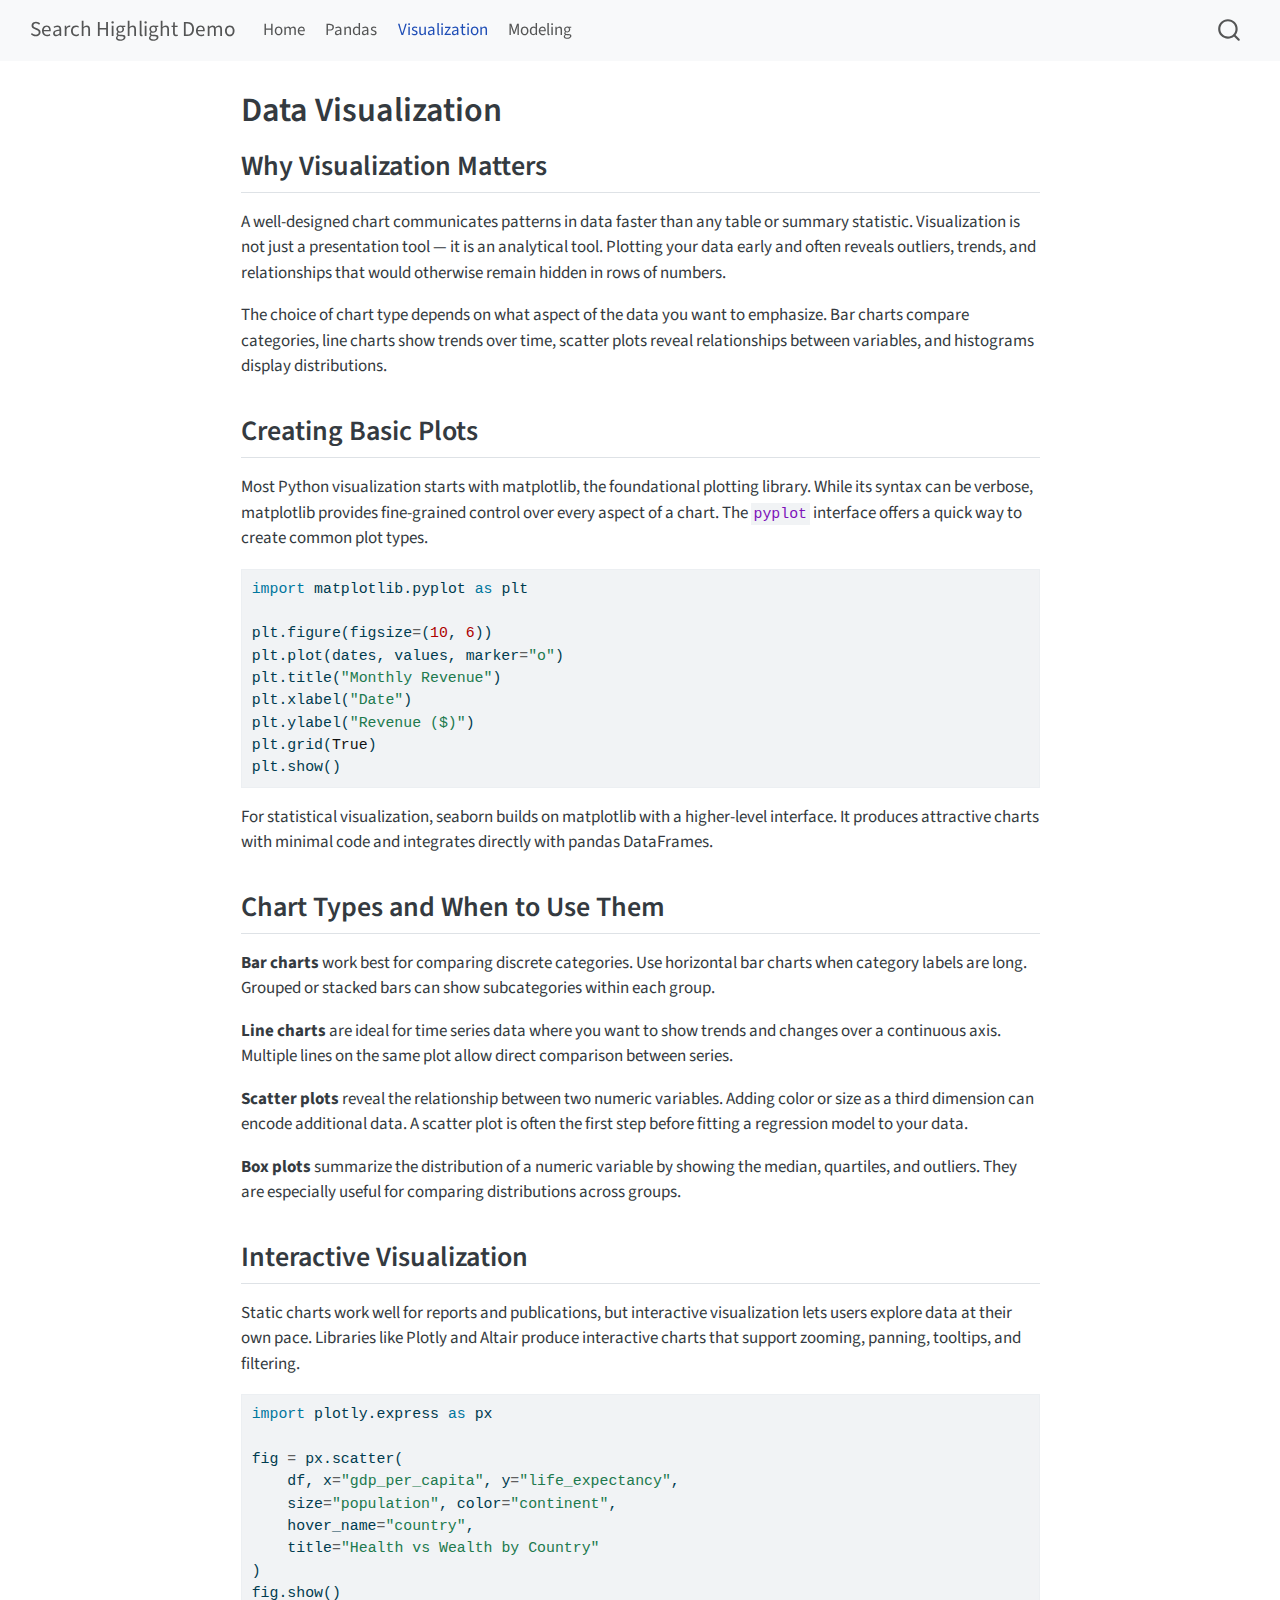
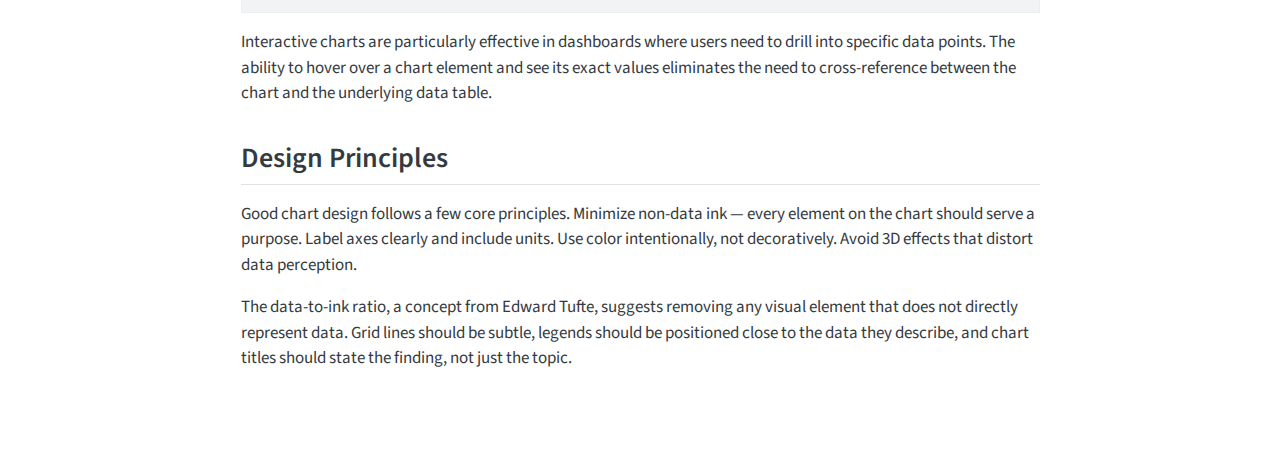
<file: visualization.html>
<!DOCTYPE html>
<html xmlns="http://www.w3.org/1999/xhtml" lang="en" xml:lang="en"><head>

<meta charset="utf-8">
<meta name="generator" content="quarto-99.9.9">

<meta name="viewport" content="width=device-width, initial-scale=1.0, user-scalable=yes">


<title>Data Visualization – Search Highlight Demo</title>
<style>
/* Default styles provided by pandoc.
** See https://pandoc.org/MANUAL.html#variables-for-html for config info.
*/
code{white-space: pre-wrap;}
span.smallcaps{font-variant: small-caps;}
div.columns{display: flex; gap: min(4vw, 1.5em);}
div.column{flex: auto; overflow-x: auto;}
div.hanging-indent{margin-left: 1.5em; text-indent: -1.5em;}
ul.task-list{list-style: none;}
ul.task-list li input[type="checkbox"] {
  width: 0.8em;
  margin: 0 0.8em 0.2em -1em; /* quarto-specific, see https://github.com/quarto-dev/quarto-cli/issues/4556 */ 
  vertical-align: middle;
}
/* CSS for syntax highlighting */
html { -webkit-text-size-adjust: 100%; }
pre > code.sourceCode { white-space: pre; position: relative; }
pre > code.sourceCode > span { display: inline-block; line-height: 1.25; }
pre > code.sourceCode > span:empty { height: 1.2em; }
.sourceCode { overflow: visible; }
code.sourceCode > span { color: inherit; text-decoration: inherit; }
div.sourceCode { margin: 1em 0; }
pre.sourceCode { margin: 0; }
@media screen {
div.sourceCode { overflow: auto; }
}
@media print {
pre > code.sourceCode { white-space: pre-wrap; }
pre > code.sourceCode > span { text-indent: -5em; padding-left: 5em; }
}
pre.numberSource code
  { counter-reset: source-line 0; }
pre.numberSource code > span
  { position: relative; left: -4em; counter-increment: source-line; }
pre.numberSource code > span > a:first-child::before
  { content: counter(source-line);
    position: relative; left: -1em; text-align: right; vertical-align: baseline;
    border: none; display: inline-block;
    -webkit-touch-callout: none; -webkit-user-select: none;
    -khtml-user-select: none; -moz-user-select: none;
    -ms-user-select: none; user-select: none;
    padding: 0 4px; width: 4em;
  }
pre.numberSource { margin-left: 3em;  padding-left: 4px; }
div.sourceCode
  {   }
@media screen {
pre > code.sourceCode > span > a:first-child::before { text-decoration: underline; }
}
</style>


<script src="site_libs/quarto-nav/quarto-nav.js"></script>
<script src="site_libs/quarto-nav/headroom.min.js"></script>
<script src="site_libs/clipboard/clipboard.min.js"></script>
<script src="site_libs/quarto-search/autocomplete.umd.js"></script>
<script src="site_libs/quarto-search/fuse.min.js"></script>
<script src="site_libs/quarto-search/quarto-search.js"></script>
<meta name="quarto:offset" content="./">
<script src="site_libs/quarto-html/quarto.js" type="module"></script>
<script src="site_libs/quarto-html/tabsets/tabsets.js" type="module"></script>
<script src="site_libs/quarto-html/axe/axe-check.js" type="module"></script>
<script src="site_libs/quarto-html/popper.min.js"></script>
<script src="site_libs/quarto-html/tippy.umd.min.js"></script>
<script src="site_libs/quarto-html/anchor.min.js"></script>
<link href="site_libs/quarto-html/tippy.css" rel="stylesheet">
<link href="site_libs/quarto-html/quarto-syntax-highlighting-3aa970819e70fbc78806154e5a1fcd28.css" rel="stylesheet" id="quarto-text-highlighting-styles">
<script src="site_libs/bootstrap/bootstrap.min.js"></script>
<link href="site_libs/bootstrap/bootstrap-icons.css" rel="stylesheet">
<link href="site_libs/bootstrap/bootstrap-5871d879279b202ea462f63c48eb7374.min.css" rel="stylesheet" append-hash="true" id="quarto-bootstrap" data-mode="light">
<script id="quarto-search-options" type="application/json">{
  "location": "navbar",
  "copy-button": false,
  "collapse-after": 3,
  "panel-placement": "end",
  "type": "overlay",
  "limit": 50,
  "keyboard-shortcut": [
    "f",
    "/",
    "s"
  ],
  "show-item-context": false,
  "language": {
    "search-no-results-text": "No results",
    "search-matching-documents-text": "matching documents",
    "search-copy-link-title": "Copy link to search",
    "search-hide-matches-text": "Hide additional matches",
    "search-more-match-text": "more match in this document",
    "search-more-matches-text": "more matches in this document",
    "search-clear-button-title": "Clear",
    "search-text-placeholder": "",
    "search-detached-cancel-button-title": "Cancel",
    "search-submit-button-title": "Submit",
    "search-label": "Search"
  }
}</script>


</head>

<body class="nav-fixed fullcontent quarto-light">

<div id="quarto-search-results"></div>
  <header id="quarto-header" class="headroom fixed-top">
    <nav class="navbar navbar-expand-lg " data-bs-theme="dark">
      <div class="navbar-container container-fluid">
      <div class="navbar-brand-container mx-auto">
    <a class="navbar-brand" href="./index.html">
    <span class="navbar-title">Search Highlight Demo</span>
    </a>
  </div>
            <div id="quarto-search" class="" title="Search"></div>
          <button class="navbar-toggler" type="button" data-bs-toggle="collapse" data-bs-target="#navbarCollapse" aria-controls="navbarCollapse" role="menu" aria-expanded="false" aria-label="Toggle navigation" onclick="if (window.quartoToggleHeadroom) { window.quartoToggleHeadroom(); }">
  <span class="navbar-toggler-icon"></span>
</button>
          <div class="collapse navbar-collapse" id="navbarCollapse">
            <ul class="navbar-nav navbar-nav-scroll me-auto">
  <li class="nav-item">
    <a class="nav-link" href="./index.html"> 
<span class="menu-text">Home</span></a>
  </li>  
  <li class="nav-item">
    <a class="nav-link" href="./pandas.html"> 
<span class="menu-text">Pandas</span></a>
  </li>  
  <li class="nav-item">
    <a class="nav-link active" href="./visualization.html" aria-current="page"> 
<span class="menu-text">Visualization</span></a>
  </li>  
  <li class="nav-item">
    <a class="nav-link" href="./modeling.html"> 
<span class="menu-text">Modeling</span></a>
  </li>  
</ul>
          </div> <!-- /navcollapse -->
            <div class="quarto-navbar-tools">
</div>
      </div> <!-- /container-fluid -->
    </nav>
</header>
<!-- content -->
<div id="quarto-content" class="quarto-container page-columns page-rows-contents page-layout-article page-navbar">
<!-- sidebar -->
<!-- margin-sidebar -->
    
<!-- main -->
<main class="content" id="quarto-document-content">

<header id="title-block-header" class="quarto-title-block default">
<div class="quarto-title">
<h1 class="title">Data Visualization</h1>
</div>



<div class="quarto-title-meta">

    
  
    
  </div>
  


</header>


<section id="why-visualization-matters" class="level2">
<h2 class="anchored" data-anchor-id="why-visualization-matters">Why Visualization Matters</h2>
<p>A well-designed chart communicates patterns in data faster than any table or summary statistic. Visualization is not just a presentation tool — it is an analytical tool. Plotting your data early and often reveals outliers, trends, and relationships that would otherwise remain hidden in rows of numbers.</p>
<p>The choice of chart type depends on what aspect of the data you want to emphasize. Bar charts compare categories, line charts show trends over time, scatter plots reveal relationships between variables, and histograms display distributions.</p>
</section>
<section id="creating-basic-plots" class="level2">
<h2 class="anchored" data-anchor-id="creating-basic-plots">Creating Basic Plots</h2>
<p>Most Python visualization starts with matplotlib, the foundational plotting library. While its syntax can be verbose, matplotlib provides fine-grained control over every aspect of a chart. The <code>pyplot</code> interface offers a quick way to create common plot types.</p>
<div class="code-copy-outer-scaffold"><div class="sourceCode" id="cb1"><pre class="sourceCode python code-with-copy"><code class="sourceCode python"><span id="cb1-1"><a href="#cb1-1" aria-hidden="true" tabindex="-1"></a><span class="im">import</span> matplotlib.pyplot <span class="im">as</span> plt</span>
<span id="cb1-2"><a href="#cb1-2" aria-hidden="true" tabindex="-1"></a></span>
<span id="cb1-3"><a href="#cb1-3" aria-hidden="true" tabindex="-1"></a>plt.figure(figsize<span class="op">=</span>(<span class="dv">10</span>, <span class="dv">6</span>))</span>
<span id="cb1-4"><a href="#cb1-4" aria-hidden="true" tabindex="-1"></a>plt.plot(dates, values, marker<span class="op">=</span><span class="st">"o"</span>)</span>
<span id="cb1-5"><a href="#cb1-5" aria-hidden="true" tabindex="-1"></a>plt.title(<span class="st">"Monthly Revenue"</span>)</span>
<span id="cb1-6"><a href="#cb1-6" aria-hidden="true" tabindex="-1"></a>plt.xlabel(<span class="st">"Date"</span>)</span>
<span id="cb1-7"><a href="#cb1-7" aria-hidden="true" tabindex="-1"></a>plt.ylabel(<span class="st">"Revenue ($)"</span>)</span>
<span id="cb1-8"><a href="#cb1-8" aria-hidden="true" tabindex="-1"></a>plt.grid(<span class="va">True</span>)</span>
<span id="cb1-9"><a href="#cb1-9" aria-hidden="true" tabindex="-1"></a>plt.show()</span></code></pre></div><button title="Copy to Clipboard" class="code-copy-button"><i class="bi"></i></button></div>
<p>For statistical visualization, seaborn builds on matplotlib with a higher-level interface. It produces attractive charts with minimal code and integrates directly with pandas DataFrames.</p>
</section>
<section id="chart-types-and-when-to-use-them" class="level2">
<h2 class="anchored" data-anchor-id="chart-types-and-when-to-use-them">Chart Types and When to Use Them</h2>
<p><strong>Bar charts</strong> work best for comparing discrete categories. Use horizontal bar charts when category labels are long. Grouped or stacked bars can show subcategories within each group.</p>
<p><strong>Line charts</strong> are ideal for time series data where you want to show trends and changes over a continuous axis. Multiple lines on the same plot allow direct comparison between series.</p>
<p><strong>Scatter plots</strong> reveal the relationship between two numeric variables. Adding color or size as a third dimension can encode additional data. A scatter plot is often the first step before fitting a regression model to your data.</p>
<p><strong>Box plots</strong> summarize the distribution of a numeric variable by showing the median, quartiles, and outliers. They are especially useful for comparing distributions across groups.</p>
</section>
<section id="interactive-visualization" class="level2">
<h2 class="anchored" data-anchor-id="interactive-visualization">Interactive Visualization</h2>
<p>Static charts work well for reports and publications, but interactive visualization lets users explore data at their own pace. Libraries like Plotly and Altair produce interactive charts that support zooming, panning, tooltips, and filtering.</p>
<div class="code-copy-outer-scaffold"><div class="sourceCode" id="cb2"><pre class="sourceCode python code-with-copy"><code class="sourceCode python"><span id="cb2-1"><a href="#cb2-1" aria-hidden="true" tabindex="-1"></a><span class="im">import</span> plotly.express <span class="im">as</span> px</span>
<span id="cb2-2"><a href="#cb2-2" aria-hidden="true" tabindex="-1"></a></span>
<span id="cb2-3"><a href="#cb2-3" aria-hidden="true" tabindex="-1"></a>fig <span class="op">=</span> px.scatter(</span>
<span id="cb2-4"><a href="#cb2-4" aria-hidden="true" tabindex="-1"></a>    df, x<span class="op">=</span><span class="st">"gdp_per_capita"</span>, y<span class="op">=</span><span class="st">"life_expectancy"</span>,</span>
<span id="cb2-5"><a href="#cb2-5" aria-hidden="true" tabindex="-1"></a>    size<span class="op">=</span><span class="st">"population"</span>, color<span class="op">=</span><span class="st">"continent"</span>,</span>
<span id="cb2-6"><a href="#cb2-6" aria-hidden="true" tabindex="-1"></a>    hover_name<span class="op">=</span><span class="st">"country"</span>,</span>
<span id="cb2-7"><a href="#cb2-7" aria-hidden="true" tabindex="-1"></a>    title<span class="op">=</span><span class="st">"Health vs Wealth by Country"</span></span>
<span id="cb2-8"><a href="#cb2-8" aria-hidden="true" tabindex="-1"></a>)</span>
<span id="cb2-9"><a href="#cb2-9" aria-hidden="true" tabindex="-1"></a>fig.show()</span></code></pre></div><button title="Copy to Clipboard" class="code-copy-button"><i class="bi"></i></button></div>
<p>Interactive charts are particularly effective in dashboards where users need to drill into specific data points. The ability to hover over a chart element and see its exact values eliminates the need to cross-reference between the chart and the underlying data table.</p>
</section>
<section id="design-principles" class="level2">
<h2 class="anchored" data-anchor-id="design-principles">Design Principles</h2>
<p>Good chart design follows a few core principles. Minimize non-data ink — every element on the chart should serve a purpose. Label axes clearly and include units. Use color intentionally, not decoratively. Avoid 3D effects that distort data perception.</p>
<p>The data-to-ink ratio, a concept from Edward Tufte, suggests removing any visual element that does not directly represent data. Grid lines should be subtle, legends should be positioned close to the data they describe, and chart titles should state the finding, not just the topic.</p>


</section>

</main> <!-- /main -->
<script id="quarto-html-after-body" type="application/javascript">
  window.document.addEventListener("DOMContentLoaded", function (event) {
    const icon = "";
    const anchorJS = new window.AnchorJS();
    anchorJS.options = {
      placement: 'right',
      icon: icon
    };
    anchorJS.add('.anchored');
    const isCodeAnnotation = (el) => {
      for (const clz of el.classList) {
        if (clz.startsWith('code-annotation-')) {                     
          return true;
        }
      }
      return false;
    }
    const onCopySuccess = function(e) {
      // button target
      const button = e.trigger;
      // don't keep focus
      button.blur();
      // flash "checked"
      button.classList.add('code-copy-button-checked');
      var currentTitle = button.getAttribute("title");
      button.setAttribute("title", "Copied!");
      let tooltip;
      if (window.bootstrap) {
        button.setAttribute("data-bs-toggle", "tooltip");
        button.setAttribute("data-bs-placement", "left");
        button.setAttribute("data-bs-title", "Copied!");
        tooltip = new bootstrap.Tooltip(button, 
          { trigger: "manual", 
            customClass: "code-copy-button-tooltip",
            offset: [0, -8]});
        tooltip.show();    
      }
      setTimeout(function() {
        if (tooltip) {
          tooltip.hide();
          button.removeAttribute("data-bs-title");
          button.removeAttribute("data-bs-toggle");
          button.removeAttribute("data-bs-placement");
        }
        button.setAttribute("title", currentTitle);
        button.classList.remove('code-copy-button-checked');
      }, 1000);
      // clear code selection
      e.clearSelection();
    }
    const getTextToCopy = function(trigger) {
      const outerScaffold = trigger.parentElement.cloneNode(true);
      const codeEl = outerScaffold.querySelector('code');
      for (const childEl of codeEl.children) {
        if (isCodeAnnotation(childEl)) {
          childEl.remove();
        }
      }
      return codeEl.innerText;
    }
    const clipboard = new window.ClipboardJS('.code-copy-button:not([data-in-quarto-modal])', {
      text: getTextToCopy
    });
    clipboard.on('success', onCopySuccess);
    if (window.document.getElementById('quarto-embedded-source-code-modal')) {
      const clipboardModal = new window.ClipboardJS('.code-copy-button[data-in-quarto-modal]', {
        text: getTextToCopy,
        container: window.document.getElementById('quarto-embedded-source-code-modal')
      });
      clipboardModal.on('success', onCopySuccess);
    }
      var localhostRegex = new RegExp(/^(?:http|https):\/\/localhost\:?[0-9]*\//);
      var mailtoRegex = new RegExp(/^mailto:/);
        var filterRegex = new RegExp("https:\/\/cderv\.github\.io\/quarto-search-highlight-demo\/");
      var isInternal = (href) => {
          return filterRegex.test(href) || localhostRegex.test(href) || mailtoRegex.test(href);
      }
      // Inspect non-navigation links and adorn them if external
     var links = window.document.querySelectorAll('a[href]:not(.nav-link):not(.navbar-brand):not(.toc-action):not(.sidebar-link):not(.sidebar-item-toggle):not(.pagination-link):not(.no-external):not([aria-hidden]):not(.dropdown-item):not(.quarto-navigation-tool):not(.about-link)');
      for (var i=0; i<links.length; i++) {
        const link = links[i];
        if (!isInternal(link.href)) {
          // undo the damage that might have been done by quarto-nav.js in the case of
          // links that we want to consider external
          if (link.dataset.originalHref !== undefined) {
            link.href = link.dataset.originalHref;
          }
        }
      }
    function tippyHover(el, contentFn, onTriggerFn, onUntriggerFn) {
      const config = {
        allowHTML: true,
        maxWidth: 500,
        delay: 100,
        arrow: false,
        appendTo: function(el) {
            return el.parentElement;
        },
        interactive: true,
        interactiveBorder: 10,
        theme: 'quarto',
        placement: 'bottom-start',
      };
      if (contentFn) {
        config.content = contentFn;
      }
      if (onTriggerFn) {
        config.onTrigger = onTriggerFn;
      }
      if (onUntriggerFn) {
        config.onUntrigger = onUntriggerFn;
      }
      window.tippy(el, config); 
    }
    const noterefs = window.document.querySelectorAll('a[role="doc-noteref"]');
    for (var i=0; i<noterefs.length; i++) {
      const ref = noterefs[i];
      tippyHover(ref, function() {
        // use id or data attribute instead here
        let href = ref.getAttribute('data-footnote-href') || ref.getAttribute('href');
        try { href = new URL(href).hash; } catch {}
        const id = href.replace(/^#\/?/, "");
        const note = window.document.getElementById(id);
        if (note) {
          return note.innerHTML;
        } else {
          return "";
        }
      });
    }
    const xrefs = window.document.querySelectorAll('a.quarto-xref');
    const processXRef = (id, note) => {
      // Strip column container classes
      const stripColumnClz = (el) => {
        el.classList.remove("page-full", "page-columns");
        if (el.children) {
          for (const child of el.children) {
            stripColumnClz(child);
          }
        }
      }
      stripColumnClz(note)
      if (id === null || id.startsWith('sec-')) {
        // Special case sections, only their first couple elements
        const container = document.createElement("div");
        if (note.children && note.children.length > 2) {
          container.appendChild(note.children[0].cloneNode(true));
          for (let i = 1; i < note.children.length; i++) {
            const child = note.children[i];
            if (child.tagName === "P" && child.innerText === "") {
              continue;
            } else {
              container.appendChild(child.cloneNode(true));
              break;
            }
          }
          if (window.Quarto?.typesetMath) {
            window.Quarto.typesetMath(container);
          }
          return container.innerHTML
        } else {
          if (window.Quarto?.typesetMath) {
            window.Quarto.typesetMath(note);
          }
          return note.innerHTML;
        }
      } else {
        // Remove any anchor links if they are present
        const anchorLink = note.querySelector('a.anchorjs-link');
        if (anchorLink) {
          anchorLink.remove();
        }
        if (window.Quarto?.typesetMath) {
          window.Quarto.typesetMath(note);
        }
        if (note.classList.contains("callout")) {
          return note.outerHTML;
        } else {
          return note.innerHTML;
        }
      }
    }
    for (var i=0; i<xrefs.length; i++) {
      const xref = xrefs[i];
      tippyHover(xref, undefined, function(instance) {
        instance.disable();
        let url = xref.getAttribute('href');
        let hash = undefined; 
        if (url.startsWith('#')) {
          hash = url;
        } else {
          try { hash = new URL(url).hash; } catch {}
        }
        if (hash) {
          const id = hash.replace(/^#\/?/, "");
          const note = window.document.getElementById(id);
          if (note !== null) {
            try {
              const html = processXRef(id, note.cloneNode(true));
              instance.setContent(html);
            } finally {
              instance.enable();
              instance.show();
            }
          } else {
            // See if we can fetch this
            fetch(url.split('#')[0])
            .then(res => res.text())
            .then(html => {
              const parser = new DOMParser();
              const htmlDoc = parser.parseFromString(html, "text/html");
              const note = htmlDoc.getElementById(id);
              if (note !== null) {
                const html = processXRef(id, note);
                instance.setContent(html);
              } 
            }).finally(() => {
              instance.enable();
              instance.show();
            });
          }
        } else {
          // See if we can fetch a full url (with no hash to target)
          // This is a special case and we should probably do some content thinning / targeting
          fetch(url)
          .then(res => res.text())
          .then(html => {
            const parser = new DOMParser();
            const htmlDoc = parser.parseFromString(html, "text/html");
            const note = htmlDoc.querySelector('main.content');
            if (note !== null) {
              // This should only happen for chapter cross references
              // (since there is no id in the URL)
              // remove the first header
              if (note.children.length > 0 && note.children[0].tagName === "HEADER") {
                note.children[0].remove();
              }
              const html = processXRef(null, note);
              instance.setContent(html);
            } 
          }).finally(() => {
            instance.enable();
            instance.show();
          });
        }
      }, function(instance) {
      });
    }
        let selectedAnnoteEl;
        const selectorForAnnotation = ( cell, annotation) => {
          let cellAttr = 'data-code-cell="' + cell + '"';
          let lineAttr = 'data-code-annotation="' +  annotation + '"';
          const selector = 'span[' + cellAttr + '][' + lineAttr + ']';
          return selector;
        }
        const selectCodeLines = (annoteEl) => {
          const doc = window.document;
          const targetCell = annoteEl.getAttribute("data-target-cell");
          const targetAnnotation = annoteEl.getAttribute("data-target-annotation");
          const annoteSpan = window.document.querySelector(selectorForAnnotation(targetCell, targetAnnotation));
          const lines = annoteSpan.getAttribute("data-code-lines").split(",");
          const lineIds = lines.map((line) => {
            return targetCell + "-" + line;
          })
          let top = null;
          let height = null;
          let parent = null;
          if (lineIds.length > 0) {
              //compute the position of the single el (top and bottom and make a div)
              const el = window.document.getElementById(lineIds[0]);
              top = el.offsetTop;
              height = el.offsetHeight;
              parent = el.parentElement.parentElement;
            if (lineIds.length > 1) {
              const lastEl = window.document.getElementById(lineIds[lineIds.length - 1]);
              const bottom = lastEl.offsetTop + lastEl.offsetHeight;
              height = bottom - top;
            }
            if (top !== null && height !== null && parent !== null) {
              // cook up a div (if necessary) and position it 
              let div = window.document.getElementById("code-annotation-line-highlight");
              if (div === null) {
                div = window.document.createElement("div");
                div.setAttribute("id", "code-annotation-line-highlight");
                div.style.position = 'absolute';
                parent.appendChild(div);
              }
              div.style.top = top - 2 + "px";
              div.style.height = height + 4 + "px";
              div.style.left = 0;
              let gutterDiv = window.document.getElementById("code-annotation-line-highlight-gutter");
              if (gutterDiv === null) {
                gutterDiv = window.document.createElement("div");
                gutterDiv.setAttribute("id", "code-annotation-line-highlight-gutter");
                gutterDiv.style.position = 'absolute';
                const codeCell = window.document.getElementById(targetCell);
                const gutter = codeCell.querySelector('.code-annotation-gutter');
                gutter.appendChild(gutterDiv);
              }
              gutterDiv.style.top = top - 2 + "px";
              gutterDiv.style.height = height + 4 + "px";
            }
            selectedAnnoteEl = annoteEl;
          }
        };
        const unselectCodeLines = () => {
          const elementsIds = ["code-annotation-line-highlight", "code-annotation-line-highlight-gutter"];
          elementsIds.forEach((elId) => {
            const div = window.document.getElementById(elId);
            if (div) {
              div.remove();
            }
          });
          selectedAnnoteEl = undefined;
        };
          // Handle positioning of the toggle
      window.addEventListener(
        "resize",
        throttle(() => {
          elRect = undefined;
          if (selectedAnnoteEl) {
            selectCodeLines(selectedAnnoteEl);
          }
        }, 10)
      );
      function throttle(fn, ms) {
      let throttle = false;
      let timer;
        return (...args) => {
          if(!throttle) { // first call gets through
              fn.apply(this, args);
              throttle = true;
          } else { // all the others get throttled
              if(timer) clearTimeout(timer); // cancel #2
              timer = setTimeout(() => {
                fn.apply(this, args);
                timer = throttle = false;
              }, ms);
          }
        };
      }
        // Attach click handler to the DT
        const annoteDls = window.document.querySelectorAll('dt[data-target-cell]');
        for (const annoteDlNode of annoteDls) {
          annoteDlNode.addEventListener('click', (event) => {
            const clickedEl = event.target;
            if (clickedEl !== selectedAnnoteEl) {
              unselectCodeLines();
              const activeEl = window.document.querySelector('dt[data-target-cell].code-annotation-active');
              if (activeEl) {
                activeEl.classList.remove('code-annotation-active');
              }
              selectCodeLines(clickedEl);
              clickedEl.classList.add('code-annotation-active');
            } else {
              // Unselect the line
              unselectCodeLines();
              clickedEl.classList.remove('code-annotation-active');
            }
          });
        }
    const findCites = (el) => {
      const parentEl = el.parentElement;
      if (parentEl) {
        const cites = parentEl.dataset.cites;
        if (cites) {
          return {
            el,
            cites: cites.split(' ')
          };
        } else {
          return findCites(el.parentElement)
        }
      } else {
        return undefined;
      }
    };
    var bibliorefs = window.document.querySelectorAll('a[role="doc-biblioref"]');
    for (var i=0; i<bibliorefs.length; i++) {
      const ref = bibliorefs[i];
      const citeInfo = findCites(ref);
      if (citeInfo) {
        tippyHover(citeInfo.el, function() {
          var popup = window.document.createElement('div');
          citeInfo.cites.forEach(function(cite) {
            var citeDiv = window.document.createElement('div');
            citeDiv.classList.add('hanging-indent');
            citeDiv.classList.add('csl-entry');
            var biblioDiv = window.document.getElementById('ref-' + cite);
            if (biblioDiv) {
              citeDiv.innerHTML = biblioDiv.innerHTML;
            }
            popup.appendChild(citeDiv);
          });
          return popup.innerHTML;
        });
      }
    }
  });
  </script>
</div> <!-- /content -->




</body></html>
</file>
<file: site_libs/quarto-html/tippy.css>
.tippy-box[data-animation=fade][data-state=hidden]{opacity:0}[data-tippy-root]{max-width:calc(100vw - 10px)}.tippy-box{position:relative;background-color:#333;color:#fff;border-radius:4px;font-size:14px;line-height:1.4;white-space:normal;outline:0;transition-property:transform,visibility,opacity}.tippy-box[data-placement^=top]>.tippy-arrow{bottom:0}.tippy-box[data-placement^=top]>.tippy-arrow:before{bottom:-7px;left:0;border-width:8px 8px 0;border-top-color:initial;transform-origin:center top}.tippy-box[data-placement^=bottom]>.tippy-arrow{top:0}.tippy-box[data-placement^=bottom]>.tippy-arrow:before{top:-7px;left:0;border-width:0 8px 8px;border-bottom-color:initial;transform-origin:center bottom}.tippy-box[data-placement^=left]>.tippy-arrow{right:0}.tippy-box[data-placement^=left]>.tippy-arrow:before{border-width:8px 0 8px 8px;border-left-color:initial;right:-7px;transform-origin:center left}.tippy-box[data-placement^=right]>.tippy-arrow{left:0}.tippy-box[data-placement^=right]>.tippy-arrow:before{left:-7px;border-width:8px 8px 8px 0;border-right-color:initial;transform-origin:center right}.tippy-box[data-inertia][data-state=visible]{transition-timing-function:cubic-bezier(.54,1.5,.38,1.11)}.tippy-arrow{width:16px;height:16px;color:#333}.tippy-arrow:before{content:"";position:absolute;border-color:transparent;border-style:solid}.tippy-content{position:relative;padding:5px 9px;z-index:1}
</file>
<file: site_libs/quarto-html/quarto-syntax-highlighting-3aa970819e70fbc78806154e5a1fcd28.css>
/* quarto syntax highlight colors */
:root {
  --quarto-hl-ot-color: #003B4F;
  --quarto-hl-at-color: #657422;
  --quarto-hl-ss-color: #20794D;
  --quarto-hl-an-color: #5E5E5E;
  --quarto-hl-fu-color: #4758AB;
  --quarto-hl-st-color: #20794D;
  --quarto-hl-cf-color: #003B4F;
  --quarto-hl-op-color: #5E5E5E;
  --quarto-hl-er-color: #AD0000;
  --quarto-hl-bn-color: #AD0000;
  --quarto-hl-al-color: #AD0000;
  --quarto-hl-va-color: #111111;
  --quarto-hl-bu-color: inherit;
  --quarto-hl-ex-color: inherit;
  --quarto-hl-pp-color: #AD0000;
  --quarto-hl-in-color: #5E5E5E;
  --quarto-hl-vs-color: #20794D;
  --quarto-hl-wa-color: #5E5E5E;
  --quarto-hl-do-color: #5E5E5E;
  --quarto-hl-im-color: #00769E;
  --quarto-hl-ch-color: #20794D;
  --quarto-hl-dt-color: #AD0000;
  --quarto-hl-fl-color: #AD0000;
  --quarto-hl-co-color: #5E5E5E;
  --quarto-hl-cv-color: #5E5E5E;
  --quarto-hl-cn-color: #8f5902;
  --quarto-hl-sc-color: #5E5E5E;
  --quarto-hl-dv-color: #AD0000;
  --quarto-hl-kw-color: #003B4F;
}

/* other quarto variables */
:root {
  --quarto-font-monospace: SFMono-Regular, Menlo, Monaco, Consolas, "Liberation Mono", "Courier New", monospace;
}

/* syntax highlight based on Pandoc's rules */
pre > code.sourceCode > span {
  color: #003B4F;
}

code.sourceCode > span {
  color: #003B4F;
}

div.sourceCode,
div.sourceCode pre.sourceCode {
  color: #003B4F;
}

/* Normal */
code span {
  color: #003B4F;
}

/* Alert */
code span.al {
  color: #AD0000;
  font-style: inherit;
}

/* Annotation */
code span.an {
  color: #5E5E5E;
  font-style: inherit;
}

/* Attribute */
code span.at {
  color: #657422;
  font-style: inherit;
}

/* BaseN */
code span.bn {
  color: #AD0000;
  font-style: inherit;
}

/* BuiltIn */
code span.bu {
  font-style: inherit;
}

/* ControlFlow */
code span.cf {
  color: #003B4F;
  font-weight: bold;
  font-style: inherit;
}

/* Char */
code span.ch {
  color: #20794D;
  font-style: inherit;
}

/* Constant */
code span.cn {
  color: #8f5902;
  font-style: inherit;
}

/* Comment */
code span.co {
  color: #5E5E5E;
  font-style: inherit;
}

/* CommentVar */
code span.cv {
  color: #5E5E5E;
  font-style: italic;
}

/* Documentation */
code span.do {
  color: #5E5E5E;
  font-style: italic;
}

/* DataType */
code span.dt {
  color: #AD0000;
  font-style: inherit;
}

/* DecVal */
code span.dv {
  color: #AD0000;
  font-style: inherit;
}

/* Error */
code span.er {
  color: #AD0000;
  font-style: inherit;
}

/* Extension */
code span.ex {
  font-style: inherit;
}

/* Float */
code span.fl {
  color: #AD0000;
  font-style: inherit;
}

/* Function */
code span.fu {
  color: #4758AB;
  font-style: inherit;
}

/* Import */
code span.im {
  color: #00769E;
  font-style: inherit;
}

/* Information */
code span.in {
  color: #5E5E5E;
  font-style: inherit;
}

/* Keyword */
code span.kw {
  color: #003B4F;
  font-weight: bold;
  font-style: inherit;
}

/* Operator */
code span.op {
  color: #5E5E5E;
  font-style: inherit;
}

/* Other */
code span.ot {
  color: #003B4F;
  font-style: inherit;
}

/* Preprocessor */
code span.pp {
  color: #AD0000;
  font-style: inherit;
}

/* SpecialChar */
code span.sc {
  color: #5E5E5E;
  font-style: inherit;
}

/* SpecialString */
code span.ss {
  color: #20794D;
  font-style: inherit;
}

/* String */
code span.st {
  color: #20794D;
  font-style: inherit;
}

/* Variable */
code span.va {
  color: #111111;
  font-style: inherit;
}

/* VerbatimString */
code span.vs {
  color: #20794D;
  font-style: inherit;
}

/* Warning */
code span.wa {
  color: #5E5E5E;
  font-style: italic;
}

.prevent-inlining {
  content: "</";
}

/*# sourceMappingURL=2e0bdb1a9615cedec6bec3473b1c2c16.css.map */
</file>
